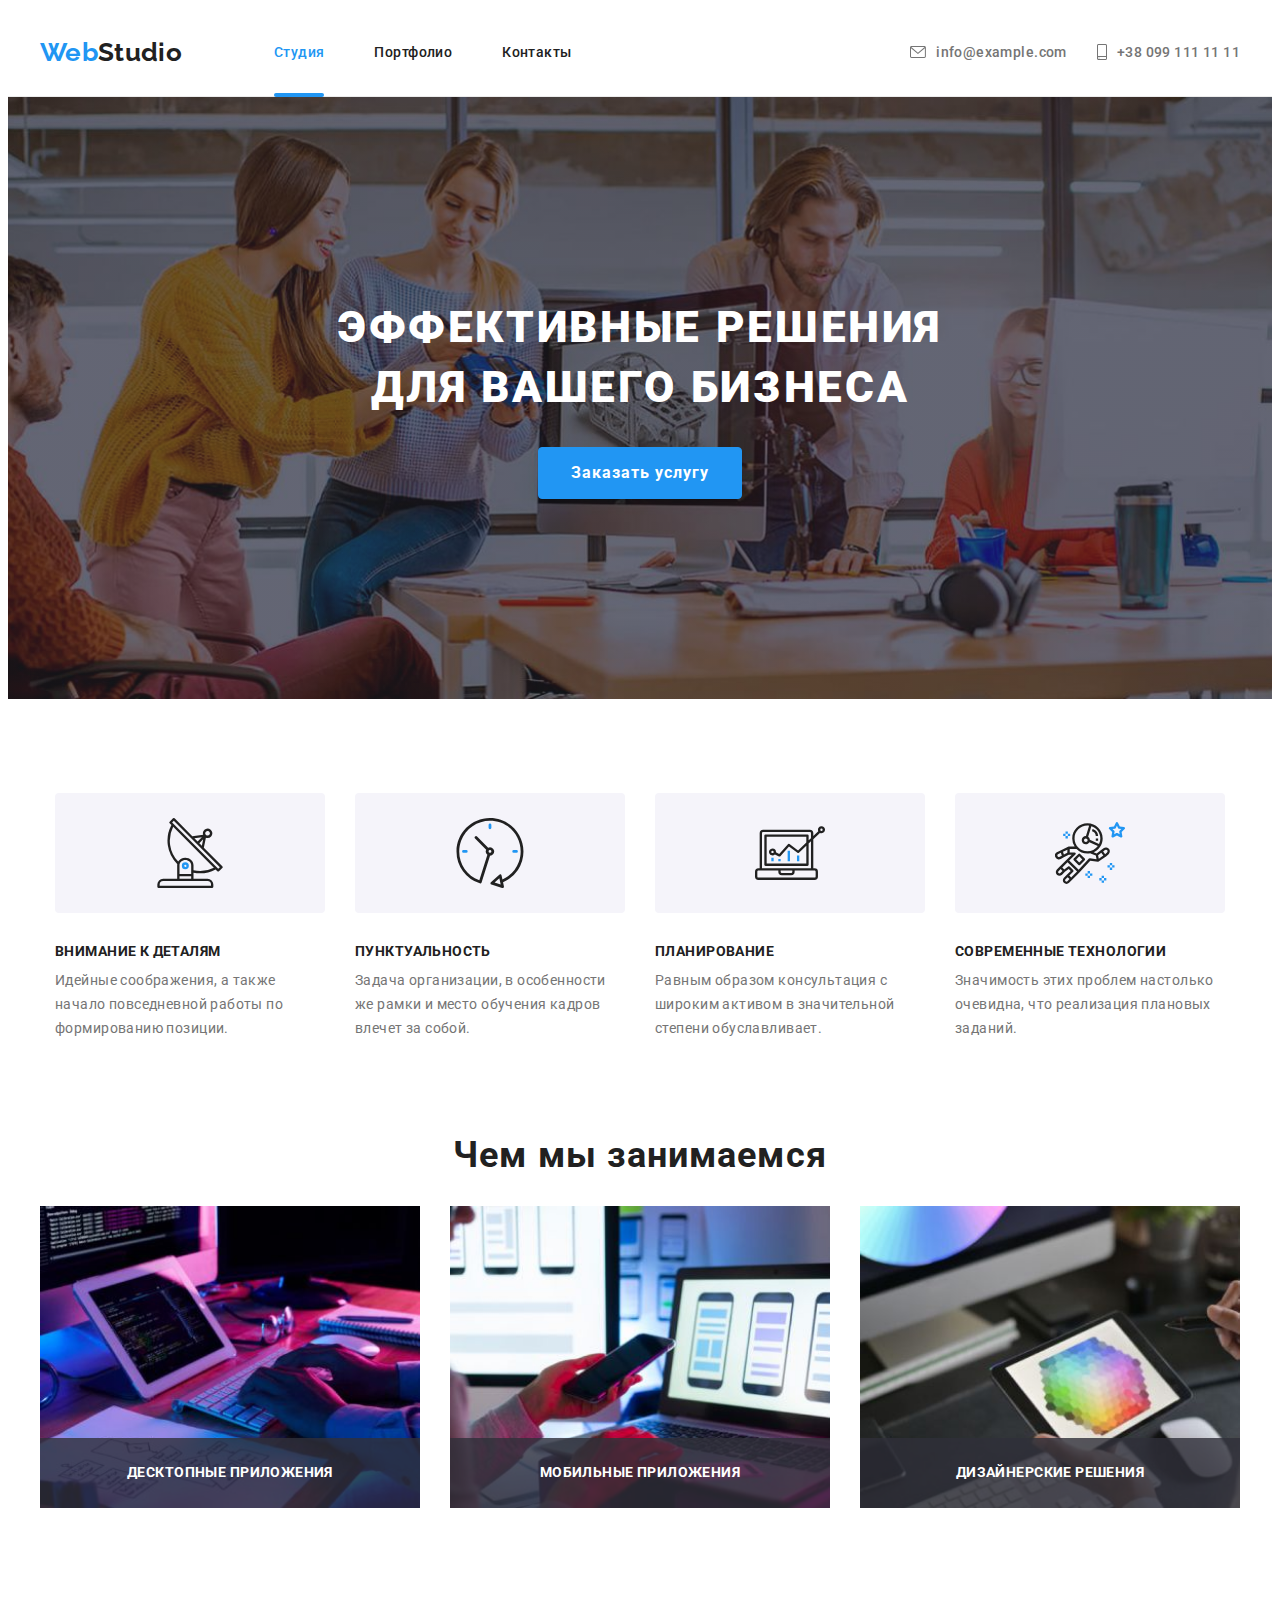
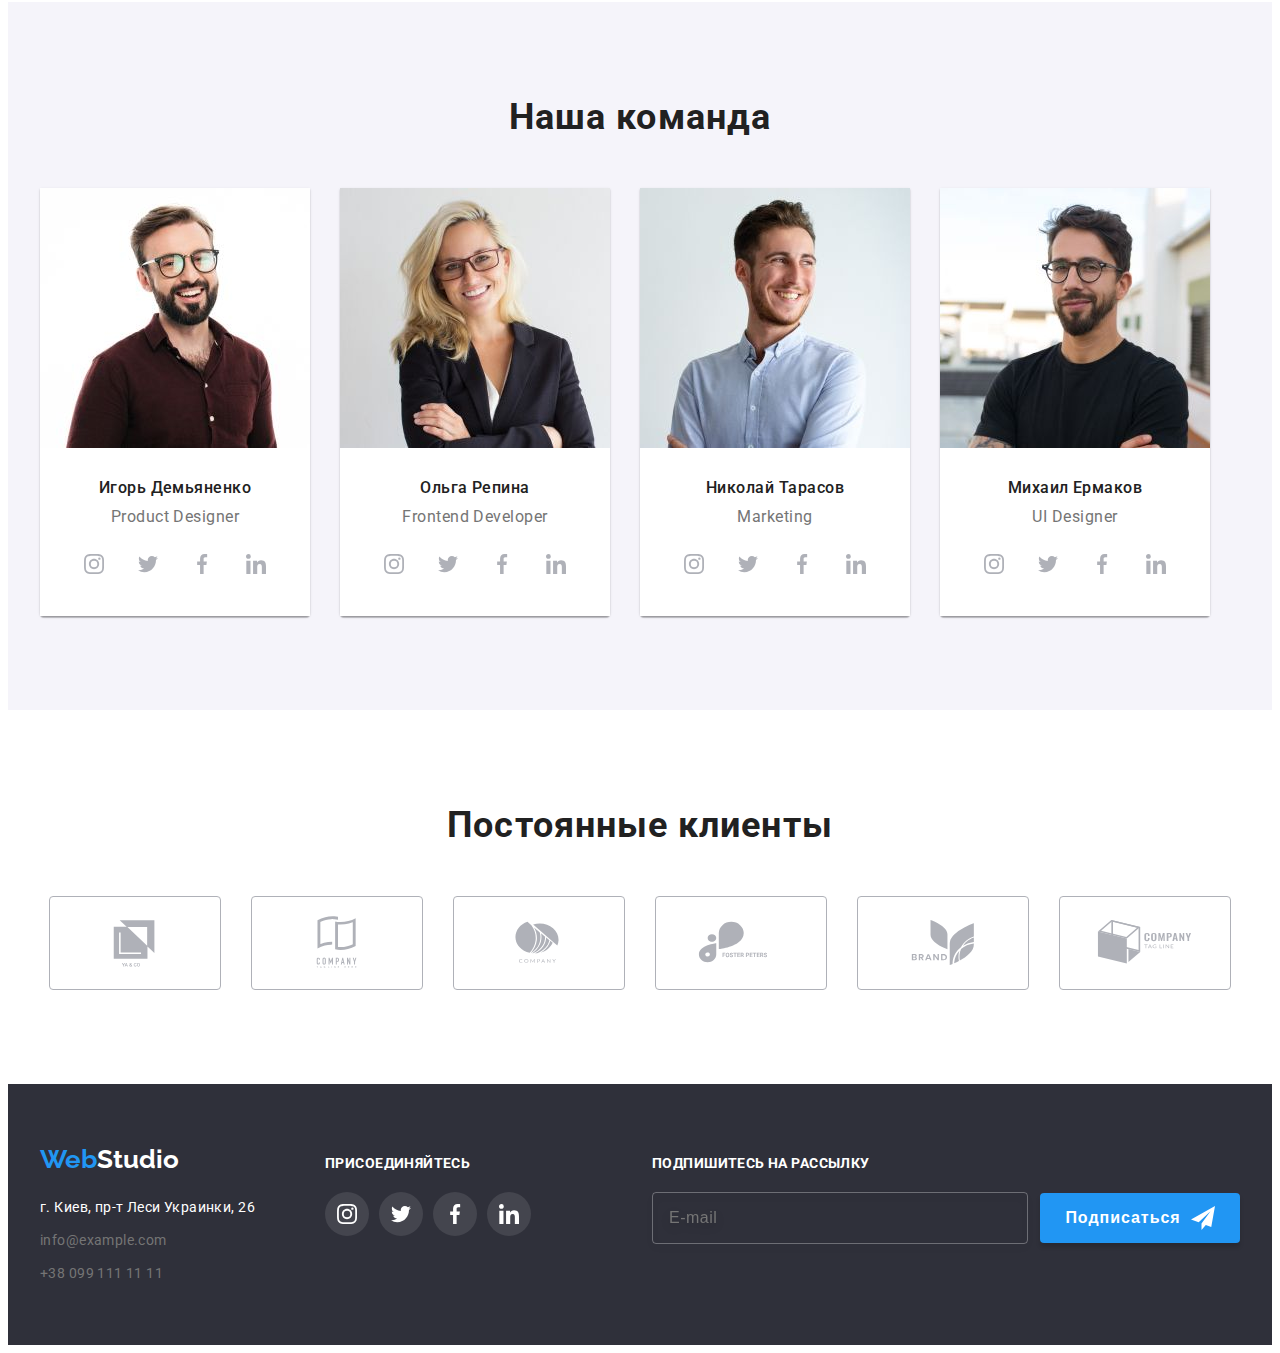
<file: index.html>
<!DOCTYPE html>
<html lang="ru">
  <head>
    <meta charset="UTF-8" />
    <meta http-equiv="X-UA-Compatible" content="IE=edge" />
    <meta name="viewport" content="width=device-width, initial-scale=1.0" />
    <title>Document</title>
    <!-- Fonts start -->
    <link rel="preconnect" href="https://fonts.googleapis.com" />
    <link rel="preconnect" href="https://fonts.gstatic.com" crossorigin />
    <link
      href="https://fonts.googleapis.com/css2?family=Raleway:wght@700;900&family=Roboto:wght@400;500;700&display=swap"
      rel="stylesheet"
    />
    <!-- Fonts end -->
    <!-- Normalize start -->
    <link
      rel="stylesheet"
      href="https://cdnjs.cloudflare.com/ajax/libs/modern-normalize/1.1.0/modern-normalize.min.css"
      integrity="sha512-wpPYUAdjBVSE4KJnH1VR1HeZfpl1ub8YT/NKx4PuQ5NmX2tKuGu6U/JRp5y+Y8XG2tV+wKQpNHVUX03MfMFn9Q=="
      crossorigin="anonymous"
      referrerpolicy="no-referrer"
    />
    <!-- Normalize end -->
    <link rel="stylesheet" href="./css/main.min.css" />
    <!-- <link rel="stylesheet" href="./css/styles.css" /> -->
  </head>
  <body>
    <!-- Header section -->
    <header class="header">
      <div class="container">
        <div class="header-container">
          <a class="logo" href="/index.html"><span class="web">Web</span>Studio </a>
          <nav class="nav">
            <ul class="nav__list list">
              <li class="nav__item">
                <a href="./index.html" class="nav__link nav__link--current link">Студия</a>
              </li>
              <li class="nav__item">
                <a href="portfolio.html" class="nav__link link">Портфолио</a>
              </li>
              <li class="nav__item">
                <a class="nav__link link" href="">Контакты</a>
              </li>
            </ul>
          </nav>
          <ul class="header-nav-nav list">
            <li class="contacts-header__item">
              <a class="header-mail link" href="mailto:info@example.com">
                <svg class="header-icon header-icon-mail" width="14" height="10">
                  <use href="./images/icons.svg#envelope"></use>
                </svg>
                info@example.com
              </a>
            </li>
            <li>
              <a class="header-phone link" href="tel:+380991111111">
                <svg class="header-icon header-icon-phone" width="10" height="14">
                  <use href="./images/icons.svg#smartphone"></use>
                </svg>
                +38 099 111 11 11
              </a>
            </li>
          </ul>
          <button type="button" class="mobile-menu" aria-expanded="false" data-menu-open>
            <svg
              class="mobile-menu__icons"
              width="40"
              height="40"
              aria-label="Перемикач мобільного меню"
            >
              <use class="mobile-menu__icon-menu" href="./images/icons.svg#menu"></use>
            </svg>
          </button>

          <div class="menu-overlay" data-menu>
            <button class="mobile-menu" type="button" data-menu-close>
              <svg class="menu-close-icon" width="40" height="40">
                <use href="./images/icons.svg#menu-close"></use>
              </svg>
            </button>

            <ul class="mobile-list list">
              <li class="mobile-list__iteam">
                <a href="./index.html" class="mobile-list__link mob__link--current link">Студия</a>
              </li>
              <li class="mobile-list__iteam">
                <a href="./portfolio.html" class="mobile-list__link link">Портфолио</a>
              </li>
              <li class="mobile-list__iteam">
                <a href="" class="mobile-list__link link">Контакты</a>
              </li>
            </ul>

            <ul class="mobile-contacts list">
              <li class="mobile-contacts__iteam">
                <a
                  href="tel:+380961111111"
                  class="mobile-contacts__link mobile-contacts__link--accent link"
                  >+38 096 111 11 11</a
                >
              </li>
              <li class="mobile-contacts__iteam">
                <a href="mailto:info@devstudio.com" class="mobile-contacts__link link"
                  >info@devstudio.com</a
                >
              </li>
            </ul>

            <ul class="mobile-social list">
              <li class="mobile-social__iteam">
                <a href="" class="mobile-social__link link">Instagram</a>
              </li>
              <li class="mobile-social__iteam">
                <a href="" class="mobile-social__link link">Twitter</a>
              </li>
              <li class="mobile-social__iteam">
                <a href="" class="mobile-social__link link">Facebook</a>
              </li>
              <li class="mobile-social__iteam">
                <a href="" class="mobile-social__link link">Linkedin</a>
              </li>
            </ul>
          </div>
        </div>
      </div>
    </header>
    <!-- Main section -->
    <main>
      <section class="main section-wrap">
        <div class="container">
          <h1 class="general-info">Эффективные решения для вашего бизнеса</h1>
          <button type="button" class="main-button btn" data-modal-open>Заказать услугу</button>
        </div>
      </section>
      <section class="section description">
        <div class="container description-info">
          <ul class="info-list list">
            <li class="about-title">
              <div class="visual-adout">
                <svg class="header-icon" width="70" height="70">
                  <use href="./images/icons.svg#antenna"></use>
                </svg>
              </div>
              <h2 class="info-about">Внимание к деталям</h2>
              <p class="info-about-text">
                Идейные соображения, а также начало повседневной работы по формированию позиции.
              </p>
            </li>
            <li class="about-title">
              <div class="visual-adout">
                <svg class="header-icon" width="70" height="70">
                  <use href="./images/icons.svg#clock"></use>
                </svg>
              </div>
              <h2 class="info-about">Пунктуальность</h2>
              <p class="info-about-text">
                Задача организации, в особенности же рамки и место обучения кадров влечет за собой.
              </p>
            </li>
            <li class="about-title">
              <div class="visual-adout">
                <svg class="header-icon" width="70" height="70">
                  <use href="./images/icons.svg#diagram"></use>
                </svg>
              </div>
              <h2 class="info-about">Планирование</h2>
              <p class="info-about-text">
                Равным образом консультация с широким активом в значительной степени обуславливает.
              </p>
            </li>
            <li class="about-title">
              <div class="visual-adout">
                <svg class="header-icon" width="70" height="70">
                  <use href="./images/icons.svg#astronaut"></use>
                </svg>
              </div>
              <h2 class="info-about">Современные технологии</h2>
              <p class="info-about-text">
                Значимость этих проблем настолько очевидна, что реализация плановых заданий.
              </p>
            </li>
          </ul>
        </div>
      </section>
      <!--About section-->
      <section class="about section">
        <div class="container">
          <h2 class="about-info">Чем мы занимаемся</h2>
          <ul class="about-list list">
            <li class="about-list__item">
              <img
                class="about-list__img"
                srcset="./images/about/img-1@1x-lg.jpg 1x, ./images/about/img-1@2x-lg.jpg 2x"
                src="./images/about/img.jpg"
                alt="Набор текста"
                width="370"
                height="294"
              />
              <p class="project-text">Десктопные приложения</p>
            </li>
            <li class="about-list__item">
              <img
                class="about-list__img"
                srcset="./images/about/img-2@1x-lg.jpg 1x, ./images/about/img-2@2x-lg.jpg 2x"
                src="./images/about/img1.jpg"
                alt="работа с телефоном "
                width="370"
                height="294"
              />
              <p class="project-text">Мобильные приложения</p>
            </li>
            <li class="about-list__item">
              <img
                class="about-list__img"
                srcset="./images/about/img-3@1x-lg.jpg 1x, ./images/about/img-3@2x-lg.jpg 2x"
                src="./images/about/img2.jpg"
                alt="Выбор цвета"
                width="370"
                height="294"
              />
              <p class="project-text">Дизайнерские решения</p>
            </li>
          </ul>
        </div>
      </section>
      <!--Team section-->
      <section class="team-section section">
        <div class="container">
          <h2 class="about-team-info">Наша команда</h2>
          <ul class="about-team list">
            <li class="about-teams">
              <picture>
                <source
                  media="(min-width: 1200px)"
                  srcset="./images/tim/img-1@1x-lg.jpg 1x, ./images/tim/img-1@2x-lg.jpg 2x"
                />
                <source
                  media="(min-width: 768px)"
                  srcset="./images/tim/img-1@1x-md.jpg 1x, ./images/tim/img-1@2x-md.jpg 2x"
                />
                <source
                  media="(max-width: 768px)"
                  srcset="./images/tim/img-1@1x-sm.jpg 1x, ./images/tim/img-1@2x-sm.jpg 2x"
                />
                <img
                  class="about-team1-img"
                  src="./images/tim/img.jpg"
                  alt="Игорь Демьяненко"
                  width="450"
                  height="460"
                />
              </picture>
              <div class="team-wrapper">
                <h3 class="team-info">Игорь Демьяненко</h3>
                <p class="team-info-position">Product Designer</p>
                <ul class="socials list">
                  <li class="socials-item">
                    <a
                      class="socials-link link"
                      href=""
                      target="_blank"
                      rel="noopener noreferrer"
                      aria-label="instagram"
                    >
                      <svg class="socials-icon" width="20" height="20">
                        <use href="./images/icons.svg#instagram"></use>
                      </svg>
                    </a>
                  </li>
                  <li class="socials-item">
                    <a
                      class="socials-link link"
                      href=""
                      target="_blank"
                      rel="noopener noreferrer"
                      aria-label="twitter"
                    >
                      <svg class="socials-icon" width="20" height="20">
                        <use href="./images/icons.svg#twitter"></use>
                      </svg>
                    </a>
                  </li>
                  <li class="socials-item">
                    <a
                      class="socials-link link"
                      href=""
                      target="_blank"
                      rel="noopener noreferrer"
                      aria-label="facebook"
                    >
                      <svg class="socials-icon" width="20" height="20">
                        <use href="./images/icons.svg#facebook"></use>
                      </svg>
                    </a>
                  </li>
                  <li class="socials-item">
                    <a
                      class="socials-link link"
                      href=""
                      target="_blank"
                      rel="noopener noreferrer"
                      aria-label="linkedin"
                    >
                      <svg class="socials-icon" width="20" height="20">
                        <use href="./images/icons.svg#linkedin"></use>
                      </svg>
                    </a>
                  </li>
                </ul>
              </div>
            </li>
            <li class="about-teams">
              <picture>
                <source
                  media="(min-width: 1200px)"
                  srcset="./images/tim/img-2@1x-lg.jpg 1x, ./images/tim/img-2@2x-lg.jpg 2x"
                />
                <source
                  media="(min-width: 768px)"
                  srcset="./images/tim/img-2@1x-md.jpg 1x, ./images/tim/img-2@2x-md.jpg 2x"
                />
                <source
                  media="(max-width: 768px)"
                  srcset="./images/tim/img-2@1x-sm.jpg 1x, ./images/tim/img-2@2x-sm.jpg 2x"
                />
                <img
                  class="about-team1-img"
                  src="./images/tim/img.jpg"
                  alt="Ольга Репина"
                  width="450"
                  height="460"
                />
              </picture>
              <div class="team-wrapper">
                <h3 class="team-info">Ольга Репина</h3>
                <p class="team-info-position">Frontend Developer</p>
                <ul class="socials list">
                  <li class="socials-item">
                    <a
                      class="socials-link link"
                      href=""
                      target="_blank"
                      rel="noopener noreferrer"
                      aria-label="instagram"
                    >
                      <svg class="socials-icon" width="20" height="20">
                        <use href="./images/icons.svg#instagram"></use>
                      </svg>
                    </a>
                  </li>
                  <li class="socials-item">
                    <a
                      class="socials-link link"
                      href=""
                      target="_blank"
                      rel="noopener noreferrer"
                      aria-label="twitter"
                    >
                      <svg class="socials-icon" width="20" height="20">
                        <use href="./images/icons.svg#twitter"></use>
                      </svg>
                    </a>
                  </li>
                  <li class="socials-item">
                    <a
                      class="socials-link link"
                      href=""
                      target="_blank"
                      rel="noopener noreferrer"
                      aria-label="facebook"
                    >
                      <svg class="socials-icon" width="20" height="20">
                        <use href="./images/icons.svg#facebook"></use>
                      </svg>
                    </a>
                  </li>
                  <li class="socials-item">
                    <a
                      class="socials-link link"
                      href=""
                      target="_blank"
                      rel="noopener noreferrer"
                      aria-label="linkedin"
                    >
                      <svg class="socials-icon" width="20" height="20">
                        <use href="./images/icons.svg#linkedin"></use>
                      </svg>
                    </a>
                  </li>
                </ul>
              </div>
            </li>
            <li class="about-teams">
              <picture>
                <source
                  media="(min-width: 1200px)"
                  srcset="./images/tim/img-3@1x-lg.jpg 1x, ./images/tim/img-3@2x-lg.jpg 2x"
                />
                <source
                  media="(min-width: 768px)"
                  srcset="./images/tim/img-3@1x-md.jpg 1x, ./images/tim/img-3@2x-md.jpg 2x"
                />
                <source
                  media="(max-width: 768px)"
                  srcset="./images/tim/img-3@1x-sm.jpg 1x, ./images/tim/img-3@2x-sm.jpg 2x"
                />
                <img
                  class="about-team1-img"
                  src="./images/tim/img.jpg"
                  alt="Николай Тарасов"
                  width="450"
                  height="460"
                />
              </picture>
              <div class="team-wrapper">
                <h3 class="team-info">Николай Тарасов</h3>
                <p class="team-info-position">Marketing</p>
                <ul class="socials list">
                  <li class="socials-item">
                    <a
                      class="socials-link link"
                      href=""
                      target="_blank"
                      rel="noopener noreferrer"
                      aria-label="instagram"
                    >
                      <svg class="socials-icon" width="20" height="20">
                        <use href="./images/icons.svg#instagram"></use>
                      </svg>
                    </a>
                  </li>
                  <li class="socials-item">
                    <a
                      class="socials-link link"
                      href=""
                      target="_blank"
                      rel="noopener noreferrer"
                      aria-label="twitter"
                    >
                      <svg class="socials-icon" width="20" height="20">
                        <use href="./images/icons.svg#twitter"></use>
                      </svg>
                    </a>
                  </li>
                  <li class="socials-item">
                    <a
                      class="socials-link link"
                      href=""
                      target="_blank"
                      rel="noopener noreferrer"
                      aria-label="facebook"
                    >
                      <svg class="socials-icon" width="20" height="20">
                        <use href="./images/icons.svg#facebook"></use>
                      </svg>
                    </a>
                  </li>
                  <li class="socials-item">
                    <a
                      class="socials-link link"
                      href=""
                      target="_blank"
                      rel="noopener noreferrer"
                      aria-label="linkedin"
                    >
                      <svg class="socials-icon" width="20" height="20">
                        <use href="./images/icons.svg#linkedin"></use>
                      </svg>
                    </a>
                  </li>
                </ul>
              </div>
            </li>
            <li class="about-teams">
              <picture>
                <source
                  media="(min-width: 1200px)"
                  srcset="./images/tim/img-4@1x-lg.jpg 1x, ./images/tim/img-4@2x-lg.jpg 2x"
                />
                <source
                  media="(min-width: 768px)"
                  srcset="./images/tim/img-4@1x-md.jpg 1x, ./images/tim/img-4@2x-md.jpg 2x"
                />
                <source
                  media="(max-width: 768px)"
                  srcset="./images/tim/img-4@1x-sm.jpg 1x, ./images/tim/img-4@2x-sm.jpg 2x"
                />
                <img
                  class="about-team1-img"
                  src="./images/tim/img.jpg"
                  alt="Михаил Ермаков"
                  width="450"
                  height="460"
                />
              </picture>
              <div class="team-wrapper">
                <h3 class="team-info">Михаил Ермаков</h3>
                <p class="team-info-position">UI Designer</p>
                <ul class="socials list">
                  <li class="socials-item">
                    <a
                      class="socials-link link"
                      href=""
                      target="_blank"
                      rel="noopener noreferrer"
                      aria-label="instagram"
                    >
                      <svg class="socials-icon" width="20" height="20">
                        <use href="./images/icons.svg#instagram"></use>
                      </svg>
                    </a>
                  </li>
                  <li class="socials-item">
                    <a
                      class="socials-link link"
                      href=""
                      target="_blank"
                      rel="noopener noreferrer"
                      aria-label="twitter"
                    >
                      <svg class="socials-icon" width="20" height="20">
                        <use href="./images/icons.svg#twitter"></use>
                      </svg>
                    </a>
                  </li>
                  <li class="socials-item">
                    <a
                      class="socials-link link"
                      href=""
                      target="_blank"
                      rel="noopener noreferrer"
                      aria-label="facebook"
                    >
                      <svg class="socials-icon" width="20" height="20">
                        <use href="./images/icons.svg#facebook"></use>
                      </svg>
                    </a>
                  </li>
                  <li class="socials-item">
                    <a
                      class="socials-link link"
                      href=""
                      target="_blank"
                      rel="noopener noreferrer"
                      aria-label="linkedin"
                    >
                      <svg class="socials-icon" width="20" height="20">
                        <use href="./images/icons.svg#linkedin"></use>
                      </svg>
                    </a>
                  </li>
                </ul>
              </div>
            </li>
          </ul>
        </div>
      </section>
      <!-- Customers section -->
      <section class="clients section">
        <div class="clients-container container">
          <h2 class="clients-title">Постоянные клиенты</h2>
          <ul class="clients-list list">
            <li class="clients-item">
              <a
                class="clients-link link"
                href=""
                target="_blank"
                rel="noopener noreferrer"
                aria-label="company logo"
              >
                <svg class="clients-logo" width="106" height="60">
                  <use href="./images/icons.svg#logo-1"></use>
                </svg>
              </a>
            </li>
            <li class="clients-item">
              <a
                class="clients-link link"
                href=""
                target="_blank"
                rel="noopener noreferrer"
                aria-label="company logo"
              >
                <svg class="clients-logo" width="106" height="60">
                  <use href="./images/icons.svg#logo-2"></use>
                </svg>
              </a>
            </li>
            <li class="clients-item">
              <a
                class="clients-link link"
                href=""
                target="_blank"
                rel="noopener noreferrer"
                aria-label="company logo"
              >
                <svg class="clients-logo" width="106" height="60">
                  <use href="./images/icons.svg#logo-3"></use>
                </svg>
              </a>
            </li>
            <li class="clients-item">
              <a
                class="clients-link link"
                href=""
                target="_blank"
                rel="noopener noreferrer"
                aria-label="company logo"
              >
                <svg class="clients-logo" width="106" height="60">
                  <use href="./images/icons.svg#logo-4"></use>
                </svg>
              </a>
            </li>
            <li class="clients-item">
              <a
                class="clients-link link"
                href=""
                target="_blank"
                rel="noopener noreferrer"
                aria-label="company logo"
              >
                <svg class="clients-logo" width="106" height="60">
                  <use href="./images/icons.svg#logo-5"></use>
                </svg>
              </a>
            </li>
            <li class="clients-item">
              <a
                class="clients-link link"
                href=""
                target="_blank"
                rel="noopener noreferrer"
                aria-label="company logo"
              >
                <svg class="clients-logo" width="106" height="60">
                  <use href="./images/icons.svg#logo-6"></use>
                </svg>
              </a>
            </li>
          </ul>
        </div>
      </section>
    </main>
    <!-- Footer section -->
    <footer class="footer section">
      <div class="container footer-container">
        <div class="footer-tablet">
          <div class="footer-addresa">
            <a class="logo foorer-logo" href="/index.html">
              <span class="web">Web</span><span class="studio">Studio</span>
            </a>
            <address class="footer-address">
              <ul class="footer-list list">
                <li class="footer-item">
                  <a
                    class="footer-adres link"
                    href="https://goo.gl/maps/Yb8iC36x8tru1GQm8"
                    target="_blank"
                    rel="noopener noreferrer"
                    >г. Киев, пр-т Леси Украинки, 26
                  </a>
                </li>
                <li class="footer-item">
                  <a class="footer-link link" href="mailto:info@example.com">info@example.com</a>
                </li>
                <li class="footer-item">
                  <a class="footer-link link" href="tel:+380991111111">+38 099 111 11 11</a>
                </li>
              </ul>
            </address>
          </div>
          <div class="footer-social">
            <h2 class="social-title">Присоединяйтесь</h2>
            <ul class="social-links list">
              <li class="social-item">
                <a
                  class="social-link-footer link"
                  href=""
                  target="_blank"
                  rel="noopener noreferrer"
                  aria-label="instagram"
                >
                  <svg class="socials-icon-footer" width="20" height="20">
                    <use href="./images/icons.svg#instagram"></use>
                  </svg>
                </a>
              </li>
              <li class="socials-item">
                <a
                  class="social-link-footer link"
                  href=""
                  target="_blank"
                  rel="noopener noreferrer"
                  aria-label="twitter"
                >
                  <svg class="socials-icon-footer" width="20" height="20">
                    <use href="./images/icons.svg#twitter"></use>
                  </svg>
                </a>
              </li>
              <li class="socials-item">
                <a
                  class="social-link-footer link"
                  href=""
                  target="_blank"
                  rel="noopener noreferrer"
                  aria-label="facebook"
                >
                  <svg class="socials-icon-footer" width="20" height="20">
                    <use href="./images/icons.svg#facebook"></use>
                  </svg>
                </a>
              </li>
              <li class="socials-item">
                <a
                  class="social-link-footer link"
                  href=""
                  target="_blank"
                  rel="noopener noreferrer"
                  aria-label="linkedin"
                >
                  <svg class="socials-icon-footer" width="20" height="20">
                    <use href="./images/icons.svg#linkedin"></use>
                  </svg>
                </a>
              </li>
            </ul>
          </div>
        </div>

        <div class="footer-form footer-mailing">
          <p class="footer-form-title">Подпишитесь на рассылку</p>
          <form class="form">
            <input class="footer-form-input" type="email" name="user-emil" placeholder="E-mail" />
            <button class="footer-btn" type="button">
              Подписаться
              <svg class="footer-btn-icon" width="24" height="24">
                <use href="./images/icons.svg#send"></use>
              </svg>
            </button>
          </form>
        </div>
      </div>
    </footer>
    <!-- Modal window -->
    <div class="backdrop is-hidden" data-modal>
      <div class="modal">
        <button class="button-close" data-modal-close>
          <svg class="modal-btn-icon" width="18" height="18">
            <use href="./images/icons.svg#vector"></use>
          </svg>
        </button>
        <form class="modal-form">
          <strong class="form-title">Оставьте свои данные, мы вам перезвоним</strong>
          <div class="form-group" role="group">
            <label class="form-wrap">
              <span class="form-label">Имя</span>
              <input class="form-input" type="text" name="user-name" />
              <svg class="form-icon" width="18" height="18">
                <use href="./images/icons.svg#person"></use>
              </svg>
            </label>

            <label class="form-wrap">
              <span class="form-label">Телефон</span>
              <input class="form-input" type="tel" name="user-phone" />
              <svg class="form-icon" width="18" height="18">
                <use href="./images/icons.svg#phone"></use>
              </svg>
            </label>

            <label class="form-wrap">
              <span class="form-label">Почта</span>
              <input class="form-input" type="email" name="user-email" />
              <svg class="form-icon" width="18" height="18">
                <use href="./images/icons.svg#email"></use>
              </svg>
            </label>
            <label class="form-wrap">
              <span class="form-label">Комментарий</span>
              <textarea
                class="form-message"
                name="user-message"
                rows="5"
                placeholder="Введите текст"
              ></textarea>
            </label>
          </div>
          <label class="form-agreement">
            <input class="form-checkbox visuaaly-hidden" type="checkbox" name="agreement" />
            <svg class="register-icon" width="20" height="20">
              <use class="register-icon-uncheck" href="./images/icons.svg#icon-uncheck"></use>
              <use class="register-icon-check" href="./images/icons.svg#icon-check"></use>
            </svg>
            <span class="form-agreement-text"
              >Соглашаюсь с рассылкой и принимаю
              <a class="form-agreement-link" href="">Условия договора</a></span
            >
          </label>
          <button class="modal-form-btn" type="submit">Отправить</button>
        </form>
      </div>
    </div>
    <script src="./js/modal.js"></script>
    <script src="./js/menu_mobile.js"></script>
  </body>
</html>
</file>
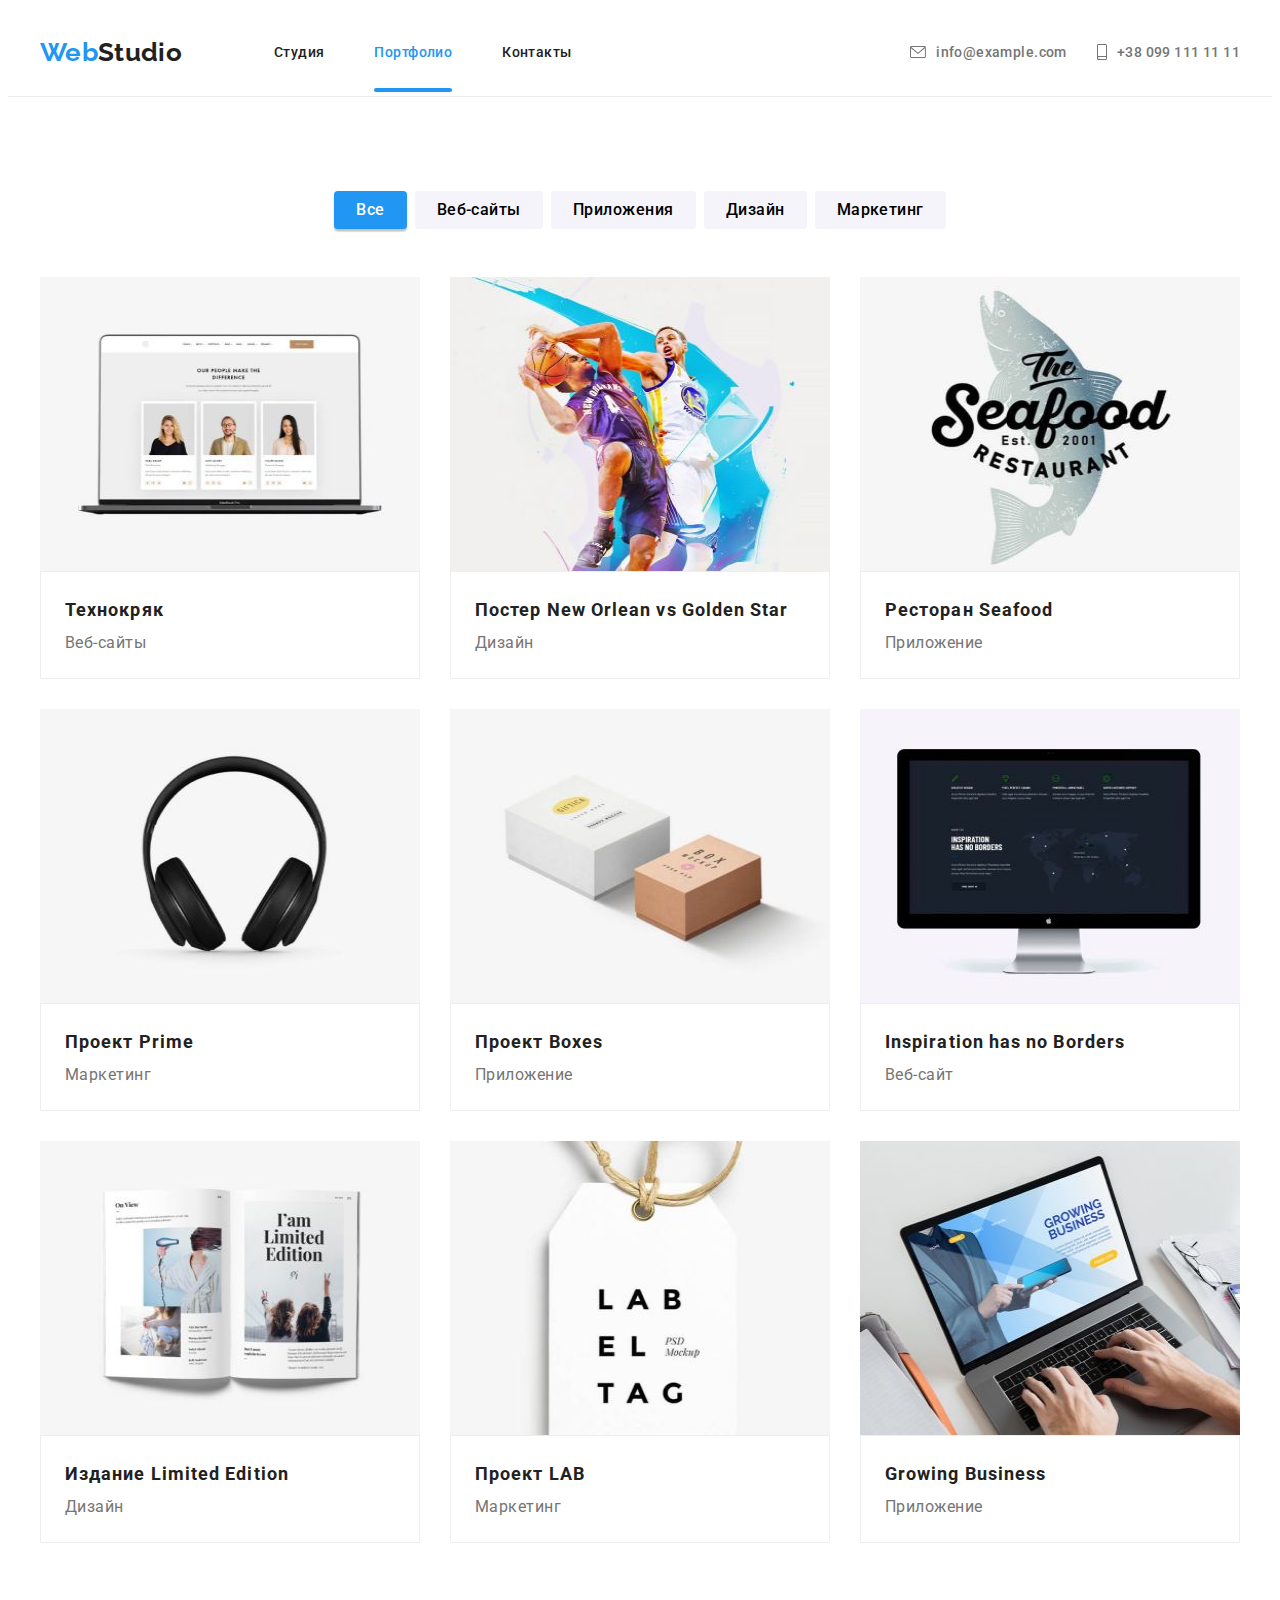
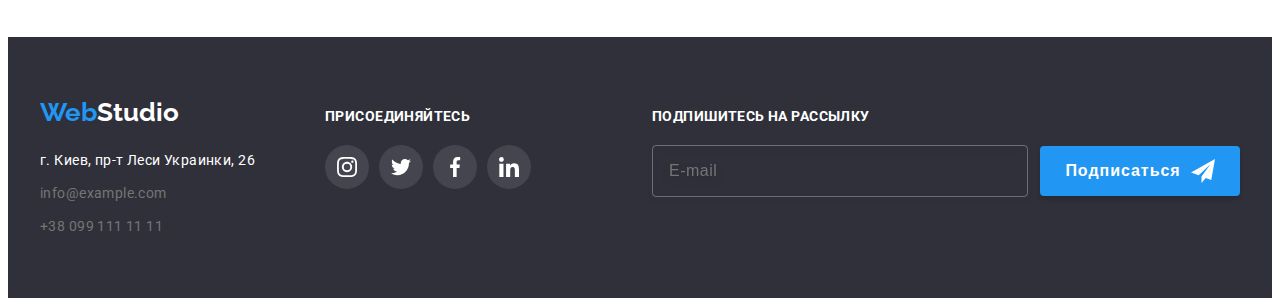
<file: portfolio.html>
<!DOCTYPE html>
<html lang="en">
  <head>
    <meta charset="UTF-8" />
    <meta http-equiv="X-UA-Compatible" content="IE=edge" />
    <meta name="viewport" content="width=device-width, initial-scale=1.0" />
    <title>Document</title>
    <!-- Fonts start -->
    <link rel="preconnect" href="https://fonts.googleapis.com" />
    <link rel="preconnect" href="https://fonts.gstatic.com" crossorigin />
    <link
      href="https://fonts.googleapis.com/css2?family=Raleway:wght@700;900&family=Roboto:wght@400;500;700&display=swap"
      rel="stylesheet"
    />
    <!-- Fonts end -->
    <!-- Normalize start -->
    <link
      rel="stylesheet"
      href="https://cdnjs.cloudflare.com/ajax/libs/modern-normalize/1.1.0/modern-normalize.min.css"
      integrity="sha512-wpPYUAdjBVSE4KJnH1VR1HeZfpl1ub8YT/NKx4PuQ5NmX2tKuGu6U/JRp5y+Y8XG2tV+wKQpNHVUX03MfMFn9Q=="
      crossorigin="anonymous"
      referrerpolicy="no-referrer"
    />
    <!-- Normalize end -->
    <link rel="stylesheet" href="./css/main.min.css" />
    <!--<link rel="stylesheet" href="./css/styles.css" /> -->
  </head>
  <body>
    <!--Header section -->
    <header class="header">
      <div class="container header-container">
        <a class="logo" href="/index.html"><span class="web">Web</span>Studio</a>
        <nav class="nav">
          <ul class="nav__list list">
            <li class="nav__item">
              <a href="./index.html" class="nav__link nav__link link">Студия</a>
            </li>
            <li class="nav__item">
              <a href="portfolio.html" class="nav__link--current-second link">Портфолио</a>
            </li>
            <li class="nav__item">
              <a class="nav__link link" href="">Контакты</a>
            </li>
          </ul>
        </nav>
        <ul class="header-nav-nav list">
          <li>
            <a class="header-mail link" href="mailto:info@example.com">
              <svg class="header-icon header-icon-mail" width="14" height="10">
                <use href="./images/icons.svg#envelope"></use>
              </svg>
              info@example.com
            </a>
          </li>
          <li>
            <a class="header-phone link" href="tel:+380991111111">
              <svg class="header-icon header-icon-phone" width="10" height="14">
                <use href="./images/icons.svg#smartphone"></use>
              </svg>
              +38 099 111 11 11
            </a>
          </li>
        </ul>
        <button type="button" class="mobile-menu" aria-expanded="false" data-menu-open>
          <svg
            class="mobile-menu__icons"
            width="40"
            height="40"
            aria-label="Перемикач мобільного меню"
          >
            <use class="mobile-menu__icon-menu" href="./images/icons.svg#menu"></use>
          </svg>
        </button>

        <div class="menu-overlay" data-menu>
          <button class="mobile-menu" type="button" data-menu-close>
            <svg class="menu-close-icon" width="40" height="40">
              <use href="./images/icons.svg#menu-close"></use>
            </svg>
          </button>

          <ul class="mobile-list list">
            <li class="mobile-list__iteam">
              <a href="./index.html" class="mobile-list__link link">Студия</a>
            </li>
            <li class="mobile-list__iteam">
              <a href="./portfolio.html" class="mobile-list__link mob__link--current link"
                >Портфолио</a
              >
            </li>
            <li class="mobile-list__iteam">
              <a href="" class="mobile-list__link link">Контакты</a>
            </li>
          </ul>

          <ul class="mobile-contacts list">
            <li class="mobile-contacts__iteam">
              <a
                href="tel:+380961111111"
                class="mobile-contacts__link mobile-contacts__link--accent link"
                >+38 096 111 11 11</a
              >
            </li>
            <li class="mobile-contacts__iteam">
              <a href="mailto:info@devstudio.com" class="mobile-contacts__link link"
                >info@devstudio.com</a
              >
            </li>
          </ul>

          <ul class="mobile-social list">
            <li class="mobile-social__iteam">
              <a href="" class="mobile-social__link link">Instagram</a>
            </li>
            <li class="mobile-social__iteam">
              <a href="" class="mobile-social__link link">Twitter</a>
            </li>
            <li class="mobile-social__iteam">
              <a href="" class="mobile-social__link link">Facebook</a>
            </li>
            <li class="mobile-social__iteam">
              <a href="" class="mobile-social__link link">Linkedin</a>
            </li>
          </ul>
        </div>
      </div>
    </header>
    <!-- Main section -->
    <main>
      <section class="section">
        <div class="container">
          <!-- Hider title -->
          <h1 hidden>Портфолио</h1>
          <ul class="portfolio-list list">
            <li class="portfolio-item">
              <button type="button" class="portfolio-button all">Все</button>
            </li>
            <li class="portfolio-item">
              <button type="button" class="portfolio-button">Веб-сайты</button>
            </li>
            <li class="portfolio-item">
              <button type="button" class="portfolio-button">Приложения</button>
            </li>
            <li class="portfolio-item">
              <button type="button" class="portfolio-button">Дизайн</button>
            </li>
            <li class="portfolio-item">
              <button type="button" class="portfolio-button">Маркетинг</button>
            </li>
          </ul>
        </div>
        <div class="container">
          <ul class="portfolio-card link list">
            <li class="work-card link list">
              <a class="work-cart-about" href="">
                <div class="work-thumb">
                  <picture>
                    <source
                      media="(min-width: 1200px)"
                      srcset="./images/works/img-1@1x-lg.jpg 1x, ./images/works/img-1@2x-lg.jpg 2x"
                    />
                    <source
                      media="(min-width: 768px)"
                      srcset="./images/works/img-1@1x-md.jpg 1x, ./images/works/img-1@2x-md.jpg 2x"
                    />
                    <source
                      media="(max-width: 768px)"
                      srcset="./images/works/img-1@1x-sm.jpg 1x, ./images/works/img-1@2x-sm.jpg 2x"
                    />
                    <img
                      class="work-card-img"
                      src="./images/works/img-1@1x-sm.jpg"
                      alt="Технокряк"
                      width="450"
                      height="294"
                    />
                  </picture>
                  <div class="work-overlay">
                    <p class="overlay-desc">
                      Ресурс предлагает комплексные предложения с разным уровнем функционала и
                      сервисов. Все это позволит посетителю получить исчерпывающие сведения о
                      компании или частное лицо.
                    </p>
                  </div>
                </div>
                <div class="about-cards">
                  <h2 class="work-card-title link">Технокряк</h2>
                  <p class="work-cart-descr link">Веб-сайты</p>
                </div>
              </a>
            </li>
            <li class="work-card link list">
              <a class="work-cart-about" href="">
                <div class="work-thumb">
                  <picture>
                    <source
                      media="(min-width: 1200px)"
                      srcset="./images/works/img-2@1x-lg.jpg 1x, ./images/works/img-2@2x-lg.jpg 2x"
                    />
                    <source
                      media="(min-width: 768px)"
                      srcset="./images/works/img-2@1x-md.jpg 1x, ./images/works/img-2@2x-md.jpg 2x"
                    />
                    <source
                      media="(max-width: 768px)"
                      srcset="./images/works/img-2@1x-sm.jpg 1x, ./images/works/img-2@2x-sm.jpg 2x"
                    />
                    <img
                      class="work-card-img"
                      src="./images/works/img-2@1x-sm.jpg"
                      alt="Постер New Orlean vs Golden Star"
                      width="450"
                      height="294"
                    />
                  </picture>
                  <div class="work-overlay">
                    <p class="overlay-desc">
                      Ресурс предлагает комплексные предложения с разным уровнем функционала и
                      сервисов. Все это позволит посетителю получить исчерпывающие сведения о
                      компании или частное лицо.
                    </p>
                  </div>
                </div>
                <div class="about-cards">
                  <h2 class="work-card-title link">Постер New Orlean vs Golden Star</h2>
                  <p class="work-cart-descr link">Дизайн</p>
                </div>
              </a>
            </li>
            <li class="work-card link list">
              <a class="work-cart-about" href="">
                <div class="work-thumb">
                  <picture>
                    <source
                      media="(min-width: 1200px)"
                      srcset="./images/works/img-3@1x-lg.jpg 1x, ./images/works/img-3@2x-lg.jpg 2x"
                    />
                    <source
                      media="(min-width: 768px)"
                      srcset="./images/works/img-3@1x-md.jpg 1x, ./images/works/img-3@2x-md.jpg 2x"
                    />
                    <source
                      media="(max-width: 768px)"
                      srcset="./images/works/img-3@1x-sm.jpg 1x, ./images/works/img-3@2x-sm.jpg 2x"
                    />
                    <img
                      class="work-card-img"
                      src="./images/works/img-3@1x-sm.jpg"
                      alt="Ресторан Seafood"
                      width="450"
                      height="294"
                    />
                  </picture>
                  <div class="work-overlay">
                    <p class="overlay-desc">
                      Ресурс предлагает комплексные предложения с разным уровнем функционала и
                      сервисов. Все это позволит посетителю получить исчерпывающие сведения о
                      компании или частное лицо.
                    </p>
                  </div>
                </div>
                <div class="about-cards">
                  <h2 class="work-card-title">Ресторан Seafood</h2>
                  <p class="work-cart-descr">Приложение</p>
                </div>
              </a>
            </li>
            <li class="work-card link list">
              <a class="work-cart-about" href="">
                <div class="work-thumb">
                  <picture>
                    <source
                      media="(min-width: 1200px)"
                      srcset="./images/works/img-4@1x-lg.jpg 1x, ./images/works/img-4@2x-lg.jpg 2x"
                    />
                    <source
                      media="(min-width: 768px)"
                      srcset="./images/works/img-4@1x-md.jpg 1x, ./images/works/img-4@2x-md.jpg 2x"
                    />
                    <source
                      media="(max-width: 768px)"
                      srcset="./images/works/img-4@1x-sm.jpg 1x, ./images/works/img-4@2x-sm.jpg 2x"
                    />
                    <img
                      class="work-card-img"
                      src="./images/works/img-4@1x-sm.jpg"
                      alt="Проєкт Prime"
                      width="450"
                      height="294"
                    />
                  </picture>
                  <div class="work-overlay">
                    <p class="overlay-desc">
                      Ресурс предлагает комплексные предложения с разным уровнем функционала и
                      сервисов. Все это позволит посетителю получить исчерпывающие сведения о
                      компании или частное лицо.
                    </p>
                  </div>
                </div>
                <div class="about-cards">
                  <h2 class="work-card-title">Проект Prime</h2>
                  <p class="work-cart-descr">Маркетинг</p>
                </div>
              </a>
            </li>
            <li class="work-card link list">
              <a class="work-cart-about" href="">
                <div class="work-thumb">
                  <picture>
                    <source
                      media="(min-width: 1200px)"
                      srcset="./images/works/img-5@1x-lg.jpg 1x, ./images/works/img-5@2x-lg.jpg 2x"
                    />
                    <source
                      media="(min-width: 768px)"
                      srcset="./images/works/img-5@1x-md.jpg 1x, ./images/works/img-5@2x-md.jpg 2x"
                    />
                    <source
                      media="(max-width: 768px)"
                      srcset="./images/works/img-5@1x-sm.jpg 1x, ./images/works/img-5@2x-sm.jpg 2x"
                    />
                    <img
                      class="work-card-img"
                      src="./images/works/img-5@1x-sm.jpg"
                      alt="Проєкт Boxes"
                      width="450"
                      height="294"
                    />
                  </picture>
                  <div class="work-overlay">
                    <p class="overlay-desc">
                      Ресурс предлагает комплексные предложения с разным уровнем функционала и
                      сервисов. Все это позволит посетителю получить исчерпывающие сведения о
                      компании или частное лицо.
                    </p>
                  </div>
                </div>
                <div class="about-cards">
                  <h2 class="work-card-title">Проект Boxes</h2>
                  <p class="work-cart-descr">Приложение</p>
                </div>
              </a>
            </li>
            <li class="work-card link list">
              <a class="work-cart-about" href="">
                <div class="work-thumb">
                  <picture>
                    <source
                      media="(min-width: 1200px)"
                      srcset="./images/works/img-6@1x-lg.jpg 1x, ./images/works/img-6@2x-lg.jpg 2x"
                    />
                    <source
                      media="(min-width: 768px)"
                      srcset="./images/works/img-6@1x-md.jpg 1x, ./images/works/img-6@2x-md.jpg 2x"
                    />
                    <source
                      media="(max-width: 768px)"
                      srcset="./images/works/img-6@1x-sm.jpg 1x, ./images/works/img-6@2x-sm.jpg 2x"
                    />
                    <img
                      class="work-card-img"
                      src="./images/works/img-6@1x-sm.jpg"
                      alt="Inspiration has no Borders"
                      width="450"
                      height="294"
                    />
                  </picture>
                  <div class="work-overlay">
                    <p class="overlay-desc">
                      Ресурс предлагает комплексные предложения с разным уровнем функционала и
                      сервисов. Все это позволит посетителю получить исчерпывающие сведения о
                      компании или частное лицо.
                    </p>
                  </div>
                </div>
                <div class="about-cards">
                  <h2 class="work-card-title">Inspiration has no Borders</h2>
                  <p class="work-cart-descr">Веб-сайт</p>
                </div>
              </a>
            </li>
            <li class="work-card link list">
              <a class="work-cart-about" href="">
                <div class="work-thumb">
                  <picture>
                    <source
                      media="(min-width: 1200px)"
                      srcset="./images/works/img-7@1x-lg.jpg 1x, ./images/works/img-7@2x-lg.jpg 2x"
                    />
                    <source
                      media="(min-width: 768px)"
                      srcset="./images/works/img-7@1x-md.jpg 1x, ./images/works/img-7@2x-md.jpg 2x"
                    />
                    <source
                      media="(max-width: 768px)"
                      srcset="./images/works/img-7@1x-sm.jpg 1x, ./images/works/img-7@2x-sm.jpg 2x"
                    />
                    <img
                      class="work-card-img"
                      src="./images/works/img-7@1x-sm.jpg"
                      alt="Видання Limited Edition"
                      width="450"
                      height="294"
                    />
                  </picture>
                  <div class="work-overlay">
                    <p class="overlay-desc">
                      Ресурс предлагает комплексные предложения с разным уровнем функционала и
                      сервисов. Все это позволит посетителю получить исчерпывающие сведения о
                      компании или частное лицо.
                    </p>
                  </div>
                </div>
                <div class="about-cards">
                  <h2 class="work-card-title">Издание Limited Edition</h2>
                  <p class="work-cart-descr">Дизайн</p>
                </div>
              </a>
            </li>
            <li class="work-card link list">
              <a class="work-cart-about" href="">
                <div class="work-thumb">
                  <picture>
                    <source
                      media="(min-width: 1200px)"
                      srcset="./images/works/img-8@1x-lg.jpg 1x, ./images/works/img-8@2x-lg.jpg 2x"
                    />
                    <source
                      media="(min-width: 768px)"
                      srcset="./images/works/img-8@1x-md.jpg 1x, ./images/works/img-8@2x-md.jpg 2x"
                    />
                    <source
                      media="(max-width: 768px)"
                      srcset="./images/works/img-8@1x-sm.jpg 1x, ./images/works/img-8@2x-sm.jpg 2x"
                    />
                    <img
                      class="work-card-img"
                      src="./images/works/img-8@1x-sm.jpg"
                      alt="Проєкт LAB"
                      width="450"
                      height="294"
                    />
                  </picture>
                  <div class="work-overlay">
                    <p class="overlay-desc">
                      Ресурс предлагает комплексные предложения с разным уровнем функционала и
                      сервисов. Все это позволит посетителю получить исчерпывающие сведения о
                      компании или частное лицо.
                    </p>
                  </div>
                </div>
                <div class="about-cards">
                  <h2 class="work-card-title">Проект LAB</h2>
                  <p class="work-cart-descr">Маркетинг</p>
                </div>
              </a>
            </li>
            <li class="work-card link list">
              <a class="work-cart-about" href="">
                <div class="work-thumb">
                  <picture>
                    <source
                      media="(min-width: 1200px)"
                      srcset="./images/works/img-9@1x-lg.jpg 1x, ./images/works/img-9@2x-lg.jpg 2x"
                    />
                    <source
                      media="(min-width: 768px)"
                      srcset="./images/works/img-9@1x-md.jpg 1x, ./images/works/img-9@2x-md.jpg 2x"
                    />
                    <source
                      media="(max-width: 768px)"
                      srcset="./images/works/img-9@1x-sm.jpg 1x, ./images/works/img-9@2x-sm.jpg 2x"
                    />
                    <img
                      class="work-card-img"
                      src="./images/works/img-9@1x-sm.jpg"
                      alt="Growing Business"
                      width="450"
                      height="294"
                    />
                  </picture>
                  <div class="work-overlay">
                    <p class="overlay-desc">
                      Ресурс предлагает комплексные предложения с разным уровнем функционала и
                      сервисов. Все это позволит посетителю получить исчерпывающие сведения о
                      компании или частное лицо.
                    </p>
                  </div>
                </div>
                <div class="about-cards">
                  <h2 class="work-card-title">Growing Business</h2>
                  <p class="work-cart-descr">Приложение</p>
                </div>
              </a>
            </li>
          </ul>
        </div>
      </section>
    </main>
    <!-- Footer section -->
    <footer class="footer section">
      <div class="container footer-container">
        <div class="footer-tablet">
          <div class="footer-addresa">
            <a class="logo foorer-logo" href="/index.html">
              <span class="web">Web</span><span class="studio">Studio</span>
            </a>
            <address class="footer-address">
              <ul class="footer-list list">
                <li class="footer-item">
                  <a
                    class="footer-adres link"
                    href="https://goo.gl/maps/Yb8iC36x8tru1GQm8"
                    target="_blank"
                    rel="noopener noreferrer"
                    >г. Киев, пр-т Леси Украинки, 26
                  </a>
                </li>
                <li class="footer-item">
                  <a class="footer-link link" href="mailto:info@example.com">info@example.com</a>
                </li>
                <li class="footer-item">
                  <a class="footer-link link" href="tel:+380991111111">+38 099 111 11 11</a>
                </li>
              </ul>
            </address>
          </div>
          <div class="footer-social">
            <h2 class="social-title">Присоединяйтесь</h2>
            <ul class="social-links list">
              <li class="social-item">
                <a
                  class="social-link-footer link"
                  href=""
                  target="_blank"
                  rel="noopener noreferrer"
                  aria-label="instagram"
                >
                  <svg class="socials-icon-footer" width="20" height="20">
                    <use href="./images/icons.svg#instagram"></use>
                  </svg>
                </a>
              </li>
              <li class="socials-item">
                <a
                  class="social-link-footer link"
                  href=""
                  target="_blank"
                  rel="noopener noreferrer"
                  aria-label="twitter"
                >
                  <svg class="socials-icon-footer" width="20" height="20">
                    <use href="./images/icons.svg#twitter"></use>
                  </svg>
                </a>
              </li>
              <li class="socials-item">
                <a
                  class="social-link-footer link"
                  href=""
                  target="_blank"
                  rel="noopener noreferrer"
                  aria-label="facebook"
                >
                  <svg class="socials-icon-footer" width="20" height="20">
                    <use href="./images/icons.svg#facebook"></use>
                  </svg>
                </a>
              </li>
              <li class="socials-item">
                <a
                  class="social-link-footer link"
                  href=""
                  target="_blank"
                  rel="noopener noreferrer"
                  aria-label="linkedin"
                >
                  <svg class="socials-icon-footer" width="20" height="20">
                    <use href="./images/icons.svg#linkedin"></use>
                  </svg>
                </a>
              </li>
            </ul>
          </div>
        </div>

        <div class="footer-form">
          <p class="footer-form-title">Подпишитесь на рассылку</p>
          <form class="form">
            <input class="footer-form-input" type="email" name="user-emil" placeholder="E-mail" />
            <button class="footer-btn" type="button">
              Подписаться
              <svg class="footer-btn-icon" width="24" height="24">
                <use href="./images/icons.svg#send"></use>
              </svg>
            </button>
          </form>
        </div>
      </div>
    </footer>
    <script src="./js/menu_mobile.js"></script>
  </body>
</html>
</file>
<file: css/styles.css>
/*:root {
  
  --main-font: 'Roboto', sans-serif;
  --secondary-font: 'Raleway', sans-serif;

  --main-txy-cl: #212121;
  --sec-txt-cl: #757575;
  --accet-txt-cl: #2196f3;
  --white-txt-cl: #ffffff;

  --darc-bg-cl: #2f303a;
  --light-bg-cl: #f5f4fa;

  --timing-function: cubic-bezier(0.4, 0, 0.2, 1);
  --time-duration: 250ms;
}
*/
/* body section */
/*body {
  font-family: var(--main-font);
  color: var(--main-txy-cl);
  background-color: var(--white-txt-cl);
}*/
/* reset styles */
/*h1,
h2,
h3,
h4,
h5,
h6,
p {
  margin: 0;
}
img {
  display: block;
  min-width: 100%;
  height:auto;
}
.link {
  font-size: 14px;
  line-height: calc(24 / 14);
  letter-spacing: 0.03em;
  text-decoration: none;
  color: var(--white-txt-cl);
}
.list {
  list-style: none;
  padding: 0;
  margin: 0;
}*/

/*.visuaaly-hidden {
  position: absolute;
  white-space: nowrap;
  width: 1px;
  height: 1px;
  overflow: hidden;
  border: 0;
  padding: 0;
  clip: rect(0 0 0 0);
  clip-path: inset(50%);
  margin: -1px;
}*/

/*.section {
padding: 94px 0;
}*/

/*.container {
  width: 1200px;
  padding-left: 15px;
  padding-right: 15px;
  margin-left: auto;
  margin-right: auto;
}
*/
/**
|============================
| Header section
|============================
*/
/*.header {
  position: relative;
  z-index: -1px;
  font-weight: 500;
  line-height: 1.14;
  letter-spacing: 0.02em;
  border-bottom: 1px solid #ececec;
}

.header-container {
  display: flex;
  align-items: center;
}

.nav__list {
  display: flex;
  color: var(--main-txy-cl);
  align-items: center;
  gap: 50px;
}*/
/**
  |============================
  | Фонове зображення-початок
  |============================
*/
/*.nav__link--current {
  position: relative;
  color: var(--accet-txt-cl);
}
.nav__link--current::after {
  position: absolute;
  bottom: -1px;
  left: 0;
  content: '';
  display: block;
  width: 100%;
  height: 4px;
  border-radius: 2px;
  background-color: var(--accet-txt-cl);
}

.nav__link--current-second {
  position: relative;
  color: var(--accet-txt-cl);
  padding-bottom: 32px;
}
.nav__link--current-second::after {
  position: absolute;
  bottom: 0;
  left: 0;
  content: '';
  display: block;
  width: 100%;
  height: 4px;
  border-radius: 2px;
  background-color: var(--accet-txt-cl);
}*/
/**
  |============================
  | Фонове зображення-кінець
  |============================
*/
/*.nav {
  display: flex;
  margin-right: auto;
}
.header-icon:hover,
.header-icon:focus {
  color: var(--acent-txt-cl);
  transition: color var(--time-duration) var(--timing-function);
}

.header-icon {
  fill: currentColor;
}

.header-link,
.header-phone,
.header-mail {
  padding-top: 32px;
  padding-bottom: 32px;
  transition: color var(--time-duration) var(--timing-function);
}

.nav__link,
.nav__link--current,
.nav__link--current-second .header-mail {
  display: block;
  color: var(--main-txy-cl);
  padding: 32px 0;
  transition: color var(--time-duration) var(--timing-function);
}

.nav__link:last-child {
  margin-right: 0;
}

.header-mail {
  margin-right: 50px;
}*/
/* logo */
/*.logo {
  margin-right: 93px;

  color: var(--main-txy-cl);
  font-family: var(--secondary-font);
  font-weight: 700;
  font-size: 26px;
  line-height: calc(31 / 26);
  text-decoration: none;
}

.logo-footer {
  margin-top: 60px;
  margin-bottom: 20px;
}
.web {
  font-family: var(--secondary-font);
  color: var(--accet-txt-cl);
  font-weight: 700;
  font-size: 26px;
  line-height: calc(31 / 26);
  text-decoration: none;
}
*/

/*.hover-link:hover .hover-link:focus .hover-link:active {
  color: var(--accet-txt-cl);
  transition: color var(--time-duration) var(--timing-function);
}
.header-link:hover .header-link:focus .header-link:active {
  color: var(--accet-txt-cl);
  transition: color var(--time-duration) var(--timing-function);
}
.header-phone,
.header-mail {
  color: var(--sec-txt-cl);
  display: flex;
  align-items: center;
  gap: 10px;
  transition: color var(--time-duration) var(--timing-function);
}
.header-nav-nav {
  display: flex;
}
.nav__list,
.header-nav-nav {
  font-weight: 500;
  font-size: 14px;
  line-height: calc(16 / 14);
  letter-spacing: 0.02em;
}
.nav__link--current {
  color: var(--accet-txt-cl);
  transition: color var(--time-duration) var(--timing-function);
}

.nav__link--current-second {
  color: var(--accet-txt-cl);
  transition: color var(--time-duration) var(--timing-function);
}

.nav__link:hover,
.nav__link:focus {
  color: var(--accet-txt-cl);
}

.header-mail:hover,
.header-mail:focus {
  color: var(--accet-txt-cl);
}
.header-phone:hover,
.header-phone:focus {
  color: var(--accet-txt-cl);
}*/

/*.portfolio-button:hover,
.portfolio-button:focus {
  box-shadow: 0px 3px 1px rgba(0, 0, 0, 0.1), 0px 1px 2px rgba(0, 0, 0, 0.08),
    0px 2px 2px rgba(0, 0, 0, 0.12);
  color: #fff;
  background-color: var(--accet-txt-cl);
}*/

/*.portfolio-item {
  background: var(--light-bg-cl);
  border-radius: 4px;
  transition: color var(--time-duration) var(--timing-function),
    background-color var(--time-duration) var(--timing-function),
    box-shadow var(--time-duration) var(--timing-function);
}*/

/*.portfolio-button {
  border: none;
  background-color: var(--light-bg-cl);
  border-radius: 4px;

  font-family: inherit;
  font-weight: 500;
  font-size: 16px;
  line-height: calc(26 / 16);
  text-align: center;
  letter-spacing: 0.03em;
  cursor: pointer;
  display: inline-block;
  padding: 6px 22px;

  transition: color var(--time-duration) var(--timing-function),
    background-color var(--time-duration) var(--timing-function),
    box-shadow var(--time-duration) var(--timing-function);
}
.all {
  background: var(--accet-txt-cl);
  color: var(--white-txt-cl);
  background: var(--accet-txt-cl);
  box-shadow: 0px 3px 1px rgba(0, 0, 0, 0.1), 0px 1px 2px rgba(0, 0, 0, 0.08),
    0px 2px 2px rgba(0, 0, 0, 0.12);
  border-radius: 4px;
}*/
/*.work-button {
  justify-content: center;
}*/

/**
|============================
| Фонове зображення 
|============================
*/
/*.section-wrap {
  height: 600px;
  background-image: linear-gradient(to right, rgba(47, 48, 58, 0.4), rgba(47, 48, 58, 0.4)),
    url(../images/section-wrap/фон.jpg);
  max-width: 1600px;
  background-repeat: no-repeat;
  background-position: center;
  margin-right: auto;
  margin-left: auto;
  background-size: cover;
  padding-top: 200px;
  padding-bottom: 200px;
}*/
/**
|============================
| Фонове зображення 
|============================
*/

/*.main-button {
  text-align: center;
  background-color: var(--accet-txt-cl);
  box-shadow: 0px 4px 4px rgba(0, 0, 0, 0.15);
  border-radius: 4px;
  border: 1px solid rgba(33, 150, 243, 1);
}*/

/**
|============================
| Hero section
|============================
*/
/*.general-info {
  margin: 0 auto;
  width: 696px;
  margin-bottom: 30px;
  font-family: var(--main-font);
  font-weight: 900;
  font-size: 44px;
  line-height: calc(60 / 44);
  text-align: center;
  letter-spacing: 0.06em;
  text-transform: uppercase;
  color: var(--white-txt-cl);
}*/

/*.info-list {
  display: flex;
}*/

/*.info-about {
  margin-bottom: 10px;
}*/

/*.description {
  padding-bottom: 0px;
}

.description .item + .item {
  margin-left: 30px;
}*/
/*.about-title {
  width: 270px;
}*/
/**
|============================
| Характеристика компанії іконки-початок
|============================
*/
/*.visual-adout {
  display: flex;
  align-items: center;
  justify-content: center;
  height: 120px;
  background-size: contain;
  background-repeat: no-repeat;
  background-position: center;
  background-color: var(--light-bg-cl);
  border-radius: 4px;
  margin-bottom: 30px;
}*/
/**
|============================
| Характеристика компанії іконки-кінець
|============================
*/
/**
|============================
| Текст з фоном на картинках р. Студія-початок
|============================
*/
/*.about-list__item {
  position: relative;
  display: block;
  width: calc((100% -60px) / 3);
}*/
/* .project-text {
  position: absolute;
  left: 0;
  bottom: 0;
  width: 100%;

  text-align: center;
  padding: 27px 0px;
  color: var(--white-txt-cl);

  background-color: rgba(47, 48, 58, 0.8);
  font-weight: 700;
  font-size: 14px;
  line-height: 1.14;
  letter-spacing: 0.03em;
  text-transform: uppercase;
}*/

/**
|============================
| Текст з фоном на картинках р. Студія-кінець
|============================
*/
/*.about-title:not(:first-child) {
  margin-left: 30px;
}*/
/*.about-list {
  display: flex;
  }

.about-list__item:not(:last-child) {
  margin-right: 30px;
}*/

/*.about-team {
  display: flex;
  flex-wrap: wrap;
  gap: 30px;
  align-items: center;
  border-radius: 0px 0px 4px 4px;
}
.about-teams {
  box-shadow: 0px 1px 3px rgba(0, 0, 0, 0.12), 0px 1px 1px rgba(0, 0, 0, 0.14),
    0px 2px 1px rgba(0, 0, 0, 0.2);
  border-radius: 0px 0px 4px 4px;
}
.team-wrapper {
  background: var(--white-txt-cl);
  padding-top: 30px;
  padding-bottom: 30px;
  padding-left: 5px;
  padding-right: 5px;
}*/

/*.team-info {
  margin-bottom: 10px;
}*/

/*.work {
  margin-top: 94px;
  margin-bottom: 94px;
}*/

/*.work-card{
flex-basis: calc((100% - 30px * 2) / 3);
}*/

/*h2.info-about {
  font-weight: 700;
  font-size: 14px;
  line-height: calc(16 / 14);
  letter-spacing: 0.03em;
  text-transform: uppercase;
  color: var(--main-txy-cl);
  margin-bottom: 9px;
}
.info-about-text {
  font-weight: 400;
  font-size: 14px;
  line-height: calc(24 / 14);
  letter-spacing: 0.03em;
  color: var(--sec-txt-cl);
}*/

/*.main {
  background-color: var(--darc-bg-cl);
  font-weight: 900;
  font-size: 44px;
  line-height: calc(60 / 44);
  text-align: center;
  letter-spacing: 0.06em;
  text-transform: uppercase;
  color: var(--white-txt-cl);
}*/

/*.team-section {
  background-color: var(--light-bg-cl);
  padding-bottom: 94px;
  padding-top: 94px;
}*/

/*.about-team-info,
.about-info {
  font-weight: 700;
  font-size: 36px;
  line-height: calc(42 / 36);
  text-align: center;
  letter-spacing: 0.03em;
  color: var(--main-txy-cl);
}*/

/*.team-info {
  margin-bottom: 10px;
  font-weight: 500;
  font-size: 16px;
  line-height: calc(19 / 16);
  text-align: center;
  letter-spacing: 0.03em;
  color: var(--main-txy-cl);
}*/

/*.team-info-position {
  font-weight: 400;
  font-size: 16px;
  line-height: calc(19 / 16);
  text-align: center;
  letter-spacing: 0.03em;
  color: var(--sec-txt-cl);
  margin-bottom: 16px;
}*/

/*.btn {
  max-width: 300px;
  min-width: 200px;
  min-height: 50px;
  padding: 10px 32px;
  box-shadow: 0px 4px 4px rgba(0, 0, 0, 0.15);
border-radius: 4px;

  font-family: inherit;
  font-weight: 700;
  font-size: 16px;
  line-height: calc(30 / 16);
  letter-spacing: 0.06em;
  color: var(--white-txt-cl);
  background-color: var(--accet-txt-cl);
  cursor: pointer;
}*/

/*.about-info {
  margin-bottom: 50px;
}*/

/*.about-team-info {
  margin-bottom: 50px;
}

.about-info,
.about-team-info {
  text-align: center;
}*/

/*.about-cards {
  text-decoration: none;
  border-top: none;
  border: 1px solid #eeeeee;
  padding-top: 20px;
  padding-bottom: 20px;
  padding-right: 24px;
  padding-left: 24px;
}

.work-cart-about {
  text-decoration: none;
  transition: box-shadow var(--time-duration) var(--timing-function);
  display: block;
}
.work-cart-about:hover {
  box-shadow: 0px 1px 1px rgba(0, 0, 0, 0.12), 0px 4px 4px rgba(0, 0, 0, 0.06),
    1px 4px 6px rgba(0, 0, 0, 0.16);
}*/

/*.work-card-title {
  font-weight: 700;
  font-size: 18px;
  line-height: calc(36 / 18);
  letter-spacing: 0.06em;
  color: var(--main-txy-cl);
  text-decoration: none;
}*/
/*.work-cart-descr {
  font-weight: 400;
  font-size: 16px;
  line-height: calc(30 / 16);
  letter-spacing: 0.03em;
  color: var(--sec-txt-cl);
  text-decoration: none;
}*/
/**
|============================
| Синій оверлей на картках-початок
|============================
*/

/*.work-thumb {
  position: relative;
  overflow: hidden;
}

.work-overlay {
  position: absolute;
  width: 100%;
  height: 100%;
  padding: 63px 24px;
  background-color: var(--accet-txt-cl);
  transform: translateY(0);
  transition: transform 250ms cubic-bezier(0.4, 0, 0.2, 1);
}*/

/*.work-cart-about:hover .work-overlay,
.work-cart-about:focus .work-overlay {
  transform: translateY(-100%);
}*/

/*.overlay-desc {
  font-weight: 400;
  font-size: 18px;
  line-height: 1.55;
  letter-spacing: 0.03em;
  color: #eeeeee;
}*/

/**
|============================
| Синій оверлей на картках-кінець
|============================
*/
/*.portfolio-list {
  display: flex;
  gap: 8px;
  margin-bottom: 50px;
  justify-content: center;
}*/
/*
.work-cards {
display: flex;
flex-wrap: wrap;
gap: 30px;
align-items: center;
text-decoration: none;
}*/
/**
|============================
| Постійні клієнти-початок
|============================
*/
/*.clients-list {
  display: flex;
  align-items: center;
  justify-content: center;
  gap: 30px;
}

.clients-link {
  display: flex;
  align-items: center;
  justify-content: center;
  width: 170px;
  height: 92px;
  border: 1px solid #afb1b8;
  border-radius: 4px;

  color: #afb1b8;
  fill: currentColor;

  transition: color var(--time-duration) var(--timing-function),
    border-color var(--time-duration) var(--timing-function);
}

.clients-link:hover,
.clients-link:focus {
  color: var(--accet-txt-cl);
  border: 1px solid var(--accet-txt-cl);
}

.clients-logo {
  fill: currentColor;
}*/

/*.clients-title {
  font-weight: 700;
  font-size: 36px;
  line-height: calc(42 / 36);
  text-align: center;
  letter-spacing: 0.03em;
  color: var(--main-txy-cl);
  display: flex;
  justify-content: center;
  margin-bottom: 50px;
}*/

/**
|============================
| Постійні клієнти-кінець
|============================
*/
/**
|============================
| Footer section
|============================
*/
/*.footer-container {
  display: flex;
  align-items: baseline;
}

.footer-item:not(:last-child) {
  margin-bottom: 9px;
}

.footer-address {
  font-style: normal;
}
.footer {
  padding: 60px 0;
  background-color: var(--darc-bg-cl);
}*/
/* logo footer*/
/*.foorer-logo {
  display: inline-block;
  margin-bottom: 20px;
}
.logo {
  color: var(--main-txy-cl);
  font-family: var(--secondary-font);
  font-weight: 700;
  font-size: 26px;
  line-height: calc(31 / 26);
  text-decoration: none;
}
.web {
  color: var(--accet-txt-cl);
  font-family: var(--secondary-font);
  text-decoration: none;
}
.studio {
  color: white;
  text-decoration: none;
}*/
/*.footer-mail,
.footer-phone {
  color: rgba(255, 255, 255, 0.6);
  transition: color var(--time-duration) var(--timing-function);
}
.footer-mail:hover,
.footer-mail:focus {
  color: var(--accet-txt-cl);
}
.footer-phone:hover,
.footer-phone:focus {
  color: var(--accet-txt-cl);
}

.footer-link:hover,
.footer-link:focus {
  color: var(--accet-txt-cl);
}
.footer-link {
  color: var(--sec-txt-cl);
  transition: color var(--time-duration) var(--timing-function);
}*/
/**
  |============================
  | Приєднатися-Соціальні іконки
  |============================
*/

/*.footer-addresa {
  flex-direction: column;
  margin-right: 70px;
}*/
/*.social-links {
  display: flex;
  align-items: center;
  justify-content: center;
  gap: 10px;
}
.social-link-footer {
  display: flex;
  align-items: center;
  justify-content: center;
  width: 44px;
  height: 44px;
  border-radius: 50%;
  color: rgba(255, 255, 255, 1);
  background-color: rgba(255, 255, 255, 0.1);
  fill: rgba(255, 255, 255, 1);

  transition: background-color var(--time-duration) var(--timing-function);
}

.social-link-footer:hover,
.social-link-footer:focus {
  background-color: var(--accet-txt-cl);
}
.social-link-footer:hover .socials-icon-footer {
  fill: var(--white-txt-cl);
  transition: var(--time-duration) var(--timing-function);
}
*/

/*.social-title {
  margin-bottom: 20px;
  font-weight: 700;
  font-size: 14px;
  line-height: 1.14;
  letter-spacing: 0.03em;
  text-transform: uppercase;
  color: var(--white-txt-cl);
}*/
/**
  |============================
  | Соціальні іконки
  |============================
*/
/*.socials {
  display: flex;
  align-items: center;
  justify-content: center;
  gap: 10px;
}

.socials-link {
  display: flex;
  align-items: center;
  justify-content: center;
  width: 44px;
  height: 44px;

  color: rgba(175, 177, 184, 1);
  background-color: var(--white-txt-cl);
  border-radius: 50%;
  transition: color var(--time-duration) var(--timing-function),
    background-color var(--time-duration) var(--timing-function);
}
.socials-icon {
  fill: rgba(175, 177, 184, 1);
  transition: fill var(--time-duration) var(--timing-function);
}

.socials-link:hover {
  background-color: var(--accet-txt-cl);
}
.socials-link:hover .socials-icon {
  fill: var(--white-txt-cl);
}*/
/**
  |============================
  | Форма підписки
  |============================
*/
/*.footer-form {
  margin-left: 93px;
}

.footer-form-title {
  font-weight: 700;
  font-size: 14px;
  line-height: 16px;
  letter-spacing: 0.03em;
  text-transform: uppercase;
  color: var(--white-txt-cl);
  margin-bottom: 20px;
}

.footer-form-input {
  width: 358px;
  height: 50px;
  border: 1px solid rgba(255, 255, 255, 0.3);
  filter: drop-shadow(0px 4px 4px rgba(0, 0, 0, 0.15));
  border-radius: 4px;
  outline: transparent;
  background-color: transparent;
  padding: 15px 16px;
  color: rgba(255, 255, 255, 0.6);
  font-weight: 400;
  font-size: 16px;
  line-height: calc(20 / 16);

  letter-spacing: 0.03em;
  margin-right: 12px;
}*/

/*.footer-btn {
  display: inline-flex;
  align-items: center;
  text-align: center;
  justify-content: center;
  gap: 10px;
  width: 200px;
  height: 50px;
  color: #fff;
  background: var(--accet-txt-cl);
  box-shadow: 0px 4px 4px rgba(0, 0, 0, 0.15);
  border-radius: 4px;
  border-color: transparent;

  font-weight: 700;
  font-size: 16px;
  line-height: calc(30 / 16);
  letter-spacing: 0.06em;
  cursor: pointer;
}*/

/*.form {
  display: flex;
  align-items: center;
}*/

/**
  |============================
  | Модальне вікно
  |============================
*/
/*.backdrop {
  position: fixed;
  top: 0;
  left: 0;

  display: flex;
  align-items: center;
  justify-content: center;

  width: 100%;
  height: 100%;

  background-color: rgba(0, 0, 0, 0.2);
  opacity: 1;
  visibility: visible;
  pointer-events: initial;
  transition: opacity 250ms linear;
  z-index: 100;

  transition: opacity var(--time-duration) var(--timing-function),
    visibility var(--time-duration) var(--timing-function);
}

.backdrop.is-hidden,
.modal {
  transform: translate(-50%, -50%) scale(0.9);
  opacity: 0;
  transition: opacity var(--time-duration), visibility (--time-duration);
}
.backdrop.is-hidden {
  visibility: hidden;
  opacity: 0;
  pointer-events: none;
}

.modal {
  position: absolute;
  top: 50%;
  left: 50%;
  transform: translate(-50%, -50%) scale(1) rotate(0);

  width: 528px;
  min-height: 581px;
  padding: 40px;

  background: var(--white-txt-cl);
  box-shadow: 0px 1px 3px rgba(0, 0, 0, 0.12), 0px 1px 1px rgba(0, 0, 0, 0.14),
    0px 2px 1px rgba(0, 0, 0, 0.2);
  border-radius: 4px;

  transition: transform var(--time-duration) var(--timing-function),
    opacity var(--time-duration) var(--timing-function);
  opacity: 1;
}*/

/*.button-close {
  position: absolute;
  top: 8px;
  right: 8px;

  display: flex;
  align-items: center;
  justify-content: center;
  width: 30px;
  height: 30px;
  padding: 0;

  border-radius: 50%;
  border: 1px solid rgba(0, 0, 0, 0.1);
  background-color: var(--white-txt-cl);
  cursor: pointer;
  transition: fill var(--time-duration) var(--timing-function);
}

.button-close:hover {
  fill: var(--accet-txt-cl);
}*/
/**
  |============================
  | Форма заявки у модальному вікні
  |============================
*/
/*.modal-form {
  text-align: center;
}*/

/*.form-title {
  display: block;
  margin-bottom: 12px;
  font-weight: 700;
  font-size: 20px;
  line-height: calc(23 / 20);
  text-align: center;
  letter-spacing: 0.03em;
  color: var(--main-txy-cl);
}*/

/*.form-group {
  margin-bottom: 20px;
}*/

/*.form-wrap {
  position: relative;
  display: block;
  margin-bottom: 10px;

  /* flex-direction: column;
  text-align: left;
  gap: 10px;
}

.form-wrap:last-child {
  margin-bottom: 0;
}

.form-label {
  display: block;
  text-align: left;
  margin-bottom: 4px;
  font-weight: 400;
  font-size: 12px;
  line-height: calc(14 / 12);
  letter-spacing: 0.01em;
  color: var(--sec-txt-cl);
}

.form-input,
.form-message {
  width: 100%;
  border: 1px solid rgba(33, 33, 33, 0.2);
  border-radius: 4px;
  padding: 11px;
  padding-left: 42px;
  outline: transparent;
  transition: border-color var(--time-duration) var(--timing-function);
}

.form-input:focus,
.form-message:focus {
  border-color: var(--accet-txt-cl);
}

.form-input:focus + .form-icon {
  fill: var(--accet-txt-cl);
}

.form-message {
  resize: none;
  height: 120px;
  padding: 12px 16px;
}

.form-message::placeholder {
  font-style: normal;
  font-weight: 400;
  font-size: 14px;
  line-height: calc (16 / 14);
  letter-spacing: 0.01em;
  color: rgba(117, 117, 117, 0.5);
}

.form-icon {
  position: absolute;
  bottom: 11px;
  left: 12px;
}

.form-agreement {
  position: relative;
  display: flex;
  align-items: center;
  justify-content: center;
  text-align: left;
  gap: 8px;
  margin-bottom: 30px;
}

.form-checkbox:checked + .register-icon .register-icon-uncheck {
  opacity: 0;
  transition: opacity var(--time-duration) var(--timing-function);
}

.register-icon-check {
  opacity: 0;
  transition: opacity var(--time-duration) var(--timing-function);
}

.form-checkbox:checked + .register-icon .register-icon-check {
  opacity: 1;
}

.form-agreement-text {
  user-select: none;
  text-underline-position: under;
  font-weight: 400;
  font-size: 14px;
  line-height: calc(24 / 14);
  letter-spacing: 0.03em;

  color: var(--sec-txt-cl);
}

.form-agreement-link {
  text-decoration-line: underline;
  color: var(--accet-txt-cl);
}

.modal-form-btn {
  display: inline-flex;
  align-items: center;
  text-align: center;
  justify-content: center;
  padding: 10px 55px;
  cursor: pointer;
  width: 200px;
  height: 50px;

  background-color: var(--accet-txt-cl);
  font-weight: 700;
  font-size: 16px;
  line-height: calc(30 / 16);
  letter-spacing: 0.06em;
  color: #fff;

  box-shadow: 0px 4px 4px rgba(0, 0, 0, 0.15);
  border-radius: 4px;
  border-color: transparent;
  transition: background-color var(--time-duration) var(--timing-function);
}

.modal-form-btn:hover {
  background: #188ce8;
}*/
</file>
<file: css/main.min.css>
:root{--main-font: "Roboto", sans-serif;--secondary-font: "Raleway", sans-serif;--main-txy-cl: #212121;--sec-txt-cl: #757575;--accet-txt-cl: #2196f3;--white-txt-cl: #ffffff;--darc-bg-cl: #2f303a;--light-bg-cl: #f5f4fa;--timing-function: cubic-bezier(0.4, 0, 0.2, 1);--time-duration: 250ms;--indent: 30px;--items: 1}.visuaaly-hidden{position:absolute;white-space:nowrap;width:1px;height:1px;overflow:hidden;border:0;padding:0;clip:rect(0 0 0 0);-webkit-clip-path:inset(50%);clip-path:inset(50%);margin:-1px}body{font-family:var(--main-font);color:var(--main-txy-cl);background-color:var(--white-txt-cl)}h1,h2,h3,h4,h5,h6,p{margin:0}img{display:block;min-width:100%;height:auto}.link{font-size:14px;line-height:1.7142857143;letter-spacing:.03em;text-decoration:none;color:var(--white-txt-cl)}.list{list-style:none;padding:0;margin:0}.about-list{display:-webkit-box;display:-ms-flexbox;display:flex}.about-list__item{position:relative;display:block;width:calc((100% - 60px)/3)}.about-list__item:not(:last-child){margin-right:30px}.work-cards{display:-webkit-box;display:-ms-flexbox;display:flex;-ms-flex-wrap:wrap;flex-wrap:wrap;gap:30px;-webkit-box-align:center;-ms-flex-align:center;align-items:center;text-decoration:none}.work-card{-ms-flex-preferred-size:calc((100% - var(--indent)*(var(--items) - 1))/var(--items));flex-basis:calc((100% - var(--indent)*(var(--items) - 1))/var(--items))}.container{padding-left:15px;padding-right:15px;margin-left:auto;margin-right:auto}@media screen and (min-width: 480px){.container{width:480px}}@media screen and (min-width: 768px){.container{width:768px}}@media screen and (min-width: 1200px){.container{width:1200px}}.section{padding-top:60px;padding-bottom:60px}@media screen and (min-width: 1200px){.section{padding-top:94px;padding-bottom:94px}}.btn{max-width:300px;min-width:200px;min-height:50px;padding:10px 32px;-webkit-box-shadow:0px 4px 4px rgba(0,0,0,.15);box-shadow:0px 4px 4px rgba(0,0,0,.15);border-radius:4px;font-family:inherit;font-weight:700;font-size:16px;line-height:1.875;letter-spacing:.06em;color:var(--white-txt-cl);background-color:var(--accet-txt-cl);cursor:pointer}.main-button{display:block;margin:0 auto;text-align:center;background-color:var(--accet-txt-cl);-webkit-box-shadow:0px 4px 4px rgba(0,0,0,.15);box-shadow:0px 4px 4px rgba(0,0,0,.15);border-radius:4px;border:1px solid #2196f3}.portfolio-button{border:none;background-color:var(--light-bg-cl);border-radius:4px;font-family:inherit;font-weight:500;font-size:16px;line-height:1.625;text-align:center;letter-spacing:.03em;cursor:pointer;display:inline-block;padding:6px 22px;-webkit-transition:color var(--time-duration) var(--timing-function),background-color var(--time-duration) var(--timing-function),-webkit-box-shadow var(--time-duration) var(--timing-function);transition:color var(--time-duration) var(--timing-function),background-color var(--time-duration) var(--timing-function),-webkit-box-shadow var(--time-duration) var(--timing-function);transition:color var(--time-duration) var(--timing-function),background-color var(--time-duration) var(--timing-function),box-shadow var(--time-duration) var(--timing-function);transition:color var(--time-duration) var(--timing-function),background-color var(--time-duration) var(--timing-function),box-shadow var(--time-duration) var(--timing-function),-webkit-box-shadow var(--time-duration) var(--timing-function)}.portfolio-button:hover,.portfolio-button:focus{-webkit-box-shadow:0px 3px 1px rgba(0,0,0,.1),0px 1px 2px rgba(0,0,0,.08),0px 2px 2px rgba(0,0,0,.12);box-shadow:0px 3px 1px rgba(0,0,0,.1),0px 1px 2px rgba(0,0,0,.08),0px 2px 2px rgba(0,0,0,.12);color:#fff;background-color:var(--accet-txt-cl)}.all{background:var(--accet-txt-cl);color:var(--white-txt-cl);background:var(--accet-txt-cl);-webkit-box-shadow:0px 3px 1px rgba(0,0,0,.1),0px 1px 2px rgba(0,0,0,.08),0px 2px 2px rgba(0,0,0,.12);box-shadow:0px 3px 1px rgba(0,0,0,.1),0px 1px 2px rgba(0,0,0,.08),0px 2px 2px rgba(0,0,0,.12);border-radius:4px}.footer-btn{display:-webkit-inline-box;display:-ms-inline-flexbox;display:inline-flex;-webkit-box-align:center;-ms-flex-align:center;align-items:center;text-align:center;-webkit-box-pack:center;-ms-flex-pack:center;justify-content:center;gap:10px;width:200px;height:50px;color:#fff;background:var(--accet-txt-cl);-webkit-box-shadow:0px 4px 4px rgba(0,0,0,.15);box-shadow:0px 4px 4px rgba(0,0,0,.15);border-radius:4px;border-color:rgba(0,0,0,0);font-weight:700;font-size:16px;line-height:1.875;letter-spacing:.06em;cursor:pointer}.work-button{-webkit-box-pack:center;-ms-flex-pack:center;justify-content:center}.button-close{position:absolute;top:8px;right:8px;display:-webkit-box;display:-ms-flexbox;display:flex;-webkit-box-align:center;-ms-flex-align:center;align-items:center;-webkit-box-pack:center;-ms-flex-pack:center;justify-content:center;width:30px;height:30px;padding:0;border-radius:50%;border:1px solid rgba(0,0,0,.1);background-color:var(--white-txt-cl);cursor:pointer;-webkit-transition:fill var(--time-duration) var(--timing-function);transition:fill var(--time-duration) var(--timing-function)}.button-close:hover{fill:var(--accet-txt-cl)}.logo{color:var(--main-txy-cl);font-family:var(--secondary-font);font-weight:700;font-size:26px;line-height:1.1923076923;text-decoration:none}@media screen and (min-width: 768px){.logo{margin-right:88px}}@media screen and (min-width: 1200px){.logo{margin-right:92px}}@media screen and (max-width: 767px){.logo{margin-right:0;padding-bottom:16px;padding-top:16px}}.logo-footer{margin-top:60px;margin-bottom:20px}.web{font-family:var(--secondary-font);color:var(--accet-txt-cl);font-weight:700;font-size:26px;line-height:1.1923076923;text-decoration:none}.studio{color:#fff;text-decoration:none}.foorer-logo{display:inline-block;margin:0;margin-bottom:20px;padding:0}.general-info{max-width:360px;margin-right:auto;margin-left:auto;margin-bottom:30px;font-weight:900;font-size:26px;line-height:1.6153846154;text-align:center;letter-spacing:.06em;text-transform:uppercase;color:var(--white-txt-cl)}@media screen and (min-width: 1200px){.general-info{max-width:696px;font-size:44px;line-height:1.3636363636}}.about-team-info,.about-info{font-weight:700;font-size:28px;line-height:1.1666666667;text-align:center;letter-spacing:.03em;color:var(--main-txy-cl);margin-bottom:30px}@media screen and (min-width: 1200px){.about-team-info,.about-info{font-size:36px;line-height:1.1666666667}}@media screen and (min-width: 1200px){.about-team-info{margin-bottom:50px}}.project-text{position:absolute;left:0;bottom:0;width:100%;text-align:center;padding:27px 0px;color:var(--white-txt-cl);background-color:rgba(47,48,58,.8);font-weight:700;font-size:14px;line-height:1.14;letter-spacing:.03em;text-transform:uppercase}@media screen and (max-width: 1200px){.project-text{display:none}}.team-info{margin-bottom:10px;font-weight:500;font-size:16px;line-height:1.1875;text-align:center;letter-spacing:.03em;color:var(--main-txy-cl)}.team-info-position{font-weight:400;font-size:16px;line-height:1.1875;text-align:center;letter-spacing:.03em;color:var(--sec-txt-cl);margin-bottom:16px}.clients-title{font-weight:700;font-size:28px;line-height:1.1666666667;text-align:center;letter-spacing:.03em;color:var(--main-txy-cl);margin-bottom:30px}@media screen and (min-width: 1200px){.clients-title{font-size:36px;line-height:1.1666666667;margin-bottom:50px}}.social-title,.footer-form-title{margin-bottom:20px;font-weight:700;font-size:14px;line-height:1.14;letter-spacing:.03em;text-transform:uppercase;color:var(--white-txt-cl)}.work-card-title{font-weight:700;font-size:18px;line-height:2;letter-spacing:.06em;color:var(--main-txy-cl);text-decoration:none}.work-cart-descr{font-weight:400;font-size:16px;line-height:1.875;letter-spacing:.03em;color:var(--sec-txt-cl);text-decoration:none}.overlay-desc{font-weight:400;font-size:18px;line-height:1.55;letter-spacing:.03em;color:#eee}.form-title{display:block;margin-bottom:12px;font-weight:700;font-size:20px;line-height:1.15;text-align:center;letter-spacing:.03em;color:var(--main-txy-cl)}@media screen and (min-width: 1200px){.social-title,.footer-form-title{text-align:left}}.socials{display:-webkit-box;display:-ms-flexbox;display:flex;-webkit-box-align:center;-ms-flex-align:center;align-items:center;-webkit-box-pack:center;-ms-flex-pack:center;justify-content:center;gap:10px}.socials-link{display:-webkit-box;display:-ms-flexbox;display:flex;-webkit-box-align:center;-ms-flex-align:center;align-items:center;-webkit-box-pack:center;-ms-flex-pack:center;justify-content:center;width:44px;height:44px;color:#afb1b8;background-color:var(--white-txt-cl);border-radius:50%;-webkit-transition:color var(--time-duration) var(--timing-function),background-color var(--time-duration) var(--timing-function);transition:color var(--time-duration) var(--timing-function),background-color var(--time-duration) var(--timing-function)}.socials-link:hover{background-color:var(--accet-txt-cl)}.socials-icon{fill:#afb1b8;-webkit-transition:fill var(--time-duration) var(--timing-function);transition:fill var(--time-duration) var(--timing-function)}.socials-link:hover .socials-icon{fill:var(--white-txt-cl)}.backdrop{position:fixed;top:0;left:0;display:-webkit-box;display:-ms-flexbox;display:flex;-webkit-box-align:center;-ms-flex-align:center;align-items:center;-webkit-box-pack:center;-ms-flex-pack:center;justify-content:center;width:100%;height:100%;background-color:rgba(0,0,0,.2);opacity:1;visibility:visible;pointer-events:initial;-webkit-transition:opacity 250ms linear;transition:opacity 250ms linear;z-index:100;-webkit-transition:opacity var(--time-duration) var(--timing-function),visibility var(--time-duration) var(--timing-function);transition:opacity var(--time-duration) var(--timing-function),visibility var(--time-duration) var(--timing-function)}.backdrop.is-hidden,.modal{-webkit-transform:translate(-50%, -50%) scale(0.9);transform:translate(-50%, -50%) scale(0.9);opacity:0;-webkit-transition:opacity var(--time-duration),visibility --time-duration;transition:opacity var(--time-duration),visibility --time-duration}.backdrop.is-hidden{visibility:hidden;opacity:0;pointer-events:none}.modal{position:absolute;top:50%;left:50%;-webkit-transform:translate(-50%, -50%) scale(1) rotate(0);transform:translate(-50%, -50%) scale(1) rotate(0);width:100%;max-width:450px;height:609px;padding:40px;background:var(--white-txt-cl);-webkit-box-shadow:0px 1px 3px rgba(0,0,0,.12),0px 1px 1px rgba(0,0,0,.14),0px 2px 1px rgba(0,0,0,.2);box-shadow:0px 1px 3px rgba(0,0,0,.12),0px 1px 1px rgba(0,0,0,.14),0px 2px 1px rgba(0,0,0,.2);border-radius:4px;-webkit-transition:opacity var(--time-duration) var(--timing-function),-webkit-transform var(--time-duration) var(--timing-function);transition:opacity var(--time-duration) var(--timing-function),-webkit-transform var(--time-duration) var(--timing-function);transition:transform var(--time-duration) var(--timing-function),opacity var(--time-duration) var(--timing-function);transition:transform var(--time-duration) var(--timing-function),opacity var(--time-duration) var(--timing-function),-webkit-transform var(--time-duration) var(--timing-function);opacity:1}@media screen and (max-height: 400px){.modal{height:100%;overflow:auto}}@media screen and (min-width: 1200px){.modal{max-width:528px;max-height:581px}}.modal-form{text-align:center}.form-group{margin-bottom:20px}.form-wrap{position:relative;display:block;margin-bottom:10px}.form-wrap:last-child{margin-bottom:0}.form-label{display:block;text-align:left;margin-bottom:4px;font-weight:400;font-size:12px;line-height:1.1666666667;letter-spacing:.01em;color:var(--sec-txt-cl)}.form-input,.form-message{width:100%;border:1px solid rgba(33,33,33,.2);border-radius:4px;padding:11px;padding-left:42px;outline:rgba(0,0,0,0);-webkit-transition:border-color var(--time-duration) var(--timing-function);transition:border-color var(--time-duration) var(--timing-function)}.form-input:focus,.form-message:focus{border-color:var(--accet-txt-cl)}.form-input:focus+.form-icon{fill:var(--accet-txt-cl)}.form-icon{position:absolute;bottom:11px;left:12px}.form-message{resize:none;height:120px;padding:12px 16px}.form-message::-webkit-input-placeholder{font-style:normal;font-weight:400;font-size:14px;line-height:calc 1.1428571429;letter-spacing:.01em;color:rgba(117,117,117,.5)}.form-message::-moz-placeholder{font-style:normal;font-weight:400;font-size:14px;line-height:calc 1.1428571429;letter-spacing:.01em;color:rgba(117,117,117,.5)}.form-message:-ms-input-placeholder{font-style:normal;font-weight:400;font-size:14px;line-height:calc 1.1428571429;letter-spacing:.01em;color:rgba(117,117,117,.5)}.form-message::-ms-input-placeholder{font-style:normal;font-weight:400;font-size:14px;line-height:calc 1.1428571429;letter-spacing:.01em;color:rgba(117,117,117,.5)}.form-message::placeholder{font-style:normal;font-weight:400;font-size:14px;line-height:calc 1.1428571429;letter-spacing:.01em;color:rgba(117,117,117,.5)}.form-agreement{position:relative;display:-webkit-box;display:-ms-flexbox;display:flex;-webkit-box-align:center;-ms-flex-align:center;align-items:center;-webkit-box-pack:center;-ms-flex-pack:center;justify-content:center;text-align:left;gap:8px;margin-bottom:30px}.form-agreement-text{-webkit-user-select:none;-moz-user-select:none;-ms-user-select:none;user-select:none;text-underline-position:under;font-weight:400;font-size:14px;line-height:1.7142857143;letter-spacing:.03em;color:var(--sec-txt-cl)}.form-agreement-link{-webkit-text-decoration-line:underline;text-decoration-line:underline;color:var(--accet-txt-cl)}.form-checkbox:checked+.register-icon .register-icon-uncheck{opacity:0;-webkit-transition:opacity var(--time-duration) var(--timing-function);transition:opacity var(--time-duration) var(--timing-function)}.register-icon-check{opacity:0;-webkit-transition:opacity var(--time-duration) var(--timing-function);transition:opacity var(--time-duration) var(--timing-function)}.form-checkbox:checked+.register-icon .register-icon-check{opacity:1}.form-agreement-text{-webkit-user-select:none;-moz-user-select:none;-ms-user-select:none;user-select:none;text-underline-position:under;font-weight:400;font-size:14px;line-height:1.7142857143;letter-spacing:.03em;color:var(--sec-txt-cl)}.form-agreement-link{-webkit-text-decoration-line:underline;text-decoration-line:underline;color:var(--accet-txt-cl)}.modal-form-btn{display:-webkit-inline-box;display:-ms-inline-flexbox;display:inline-flex;-webkit-box-align:center;-ms-flex-align:center;align-items:center;text-align:center;-webkit-box-pack:center;-ms-flex-pack:center;justify-content:center;padding:10px 55px;cursor:pointer;width:200px;height:50px;background-color:var(--accet-txt-cl);font-weight:700;font-size:16px;line-height:1.875;letter-spacing:.06em;color:#fff;-webkit-box-shadow:0px 4px 4px rgba(0,0,0,.15);box-shadow:0px 4px 4px rgba(0,0,0,.15);border-radius:4px;border-color:rgba(0,0,0,0);-webkit-transition:background-color var(--time-duration) var(--timing-function);transition:background-color var(--time-duration) var(--timing-function)}.modal-form-btn:hover{background:#188ce8}.portfolio-list{padding:0;margin:0;margin-bottom:40px;gap:15px 8px;display:-webkit-box;display:-ms-flexbox;display:flex;-ms-flex-wrap:wrap;flex-wrap:wrap}@media screen and (min-width: 768px){.portfolio-list{-webkit-box-pack:center;-ms-flex-pack:center;justify-content:center;margin-bottom:30px}}@media screen and (min-width: 1200px){.portfolio-list{margin-bottom:48px}}.portfolio-item{background:var(--light-bg-cl);border-radius:4px;-webkit-transition:color var(--time-duration) var(--timing-function),background-color var(--time-duration) var(--timing-function),-webkit-box-shadow var(--time-duration) var(--timing-function);transition:color var(--time-duration) var(--timing-function),background-color var(--time-duration) var(--timing-function),-webkit-box-shadow var(--time-duration) var(--timing-function);transition:color var(--time-duration) var(--timing-function),background-color var(--time-duration) var(--timing-function),box-shadow var(--time-duration) var(--timing-function);transition:color var(--time-duration) var(--timing-function),background-color var(--time-duration) var(--timing-function),box-shadow var(--time-duration) var(--timing-function),-webkit-box-shadow var(--time-duration) var(--timing-function)}.portfolio-card{display:-webkit-box;display:-ms-flexbox;display:flex;-ms-flex-wrap:wrap;flex-wrap:wrap;gap:var(--indent);--items: 1}@media screen and (min-width: 768px){.portfolio-card{--items: 2}}@media screen and (min-width: 1200px){.portfolio-card{--items: 3}}.form{display:-webkit-box;display:-ms-flexbox;display:flex;-webkit-box-align:center;-ms-flex-align:center;align-items:center;-webkit-box-orient:vertical;-webkit-box-direction:normal;-ms-flex-direction:column;flex-direction:column}@media screen and (min-width: 1200px){.form{-webkit-box-orient:unset;-webkit-box-direction:unset;-ms-flex-direction:unset;flex-direction:unset}}@media screen and (min-width: 1200px){.footer-form{margin-left:auto}}.subscribe-form{display:-webkit-box;display:-ms-flexbox;display:flex;-webkit-box-align:center;-ms-flex-align:center;align-items:center}@media screen and (min-width: 1200px){.subscribe-form{-webkit-box-orient:vertical;-webkit-box-direction:normal;-ms-flex-direction:column;flex-direction:column}}.footer-form-input{outline:0;padding:15px 0 15px 16px;background-color:rgba(0,0,0,0);border-radius:4px;font-size:16px;line-height:1.25;letter-spacing:.03em;color:rgba(255,255,255,.6);border:1px solid rgba(255,255,255,.3);-webkit-filter:drop-shadow(0px 4px 4px rgba(0, 0, 0, 0.15));filter:drop-shadow(0px 4px 4px rgba(0, 0, 0, 0.15))}@media screen and (max-width: 767px){.footer-form-input{width:450px;margin-bottom:20px}}@media screen and (min-width: 768px){.footer-form-input{width:450px;margin-bottom:20px}}@media screen and (min-width: 1200px){.footer-form-input{margin-bottom:0;width:358px;margin-right:12px}}@media screen and (min-width: 1200px){.footer-mailing{margin-left:auto}}.social-links{display:-webkit-box;display:-ms-flexbox;display:flex;-webkit-box-align:center;-ms-flex-align:center;align-items:center;-webkit-box-pack:center;-ms-flex-pack:center;justify-content:center;gap:10px}.social-link-footer{display:-webkit-box;display:-ms-flexbox;display:flex;-webkit-box-align:center;-ms-flex-align:center;align-items:center;-webkit-box-pack:center;-ms-flex-pack:center;justify-content:center;width:44px;height:44px;border-radius:50%;color:#fff;background-color:rgba(255,255,255,.1);fill:#fff;-webkit-transition:background-color var(--time-duration) var(--timing-function);transition:background-color var(--time-duration) var(--timing-function)}.social-link-footer:hover,.social-link-footer:focus{background-color:var(--accet-txt-cl)}.social-link-footer:hover .socials-icon-footer{fill:var(--white-txt-cl);-webkit-transition:var(--time-duration) var(--timing-function);transition:var(--time-duration) var(--timing-function)}.mobile-menu{display:-webkit-box;display:-ms-flexbox;display:flex;-webkit-box-align:center;-ms-flex-align:center;align-items:center;padding:10px 0;background-color:rgba(0,0,0,0);border:rgba(0,0,0,0);cursor:pointer;margin:0;-webkit-transition:fill var(--time-duration) var(--timing-function);transition:fill var(--time-duration) var(--timing-function)}@media screen and (min-width: 768px){.mobile-menu{display:none}}.mobile-menu:hover,.mobile-menu :focus{fill:var(--accet-txt-cl)}.menu-overlay{position:fixed;top:0;left:0;z-index:100;padding:48px 40px;display:-webkit-box;display:-ms-flexbox;display:flex;-webkit-box-orient:vertical;-webkit-box-direction:normal;-ms-flex-direction:column;flex-direction:column;width:100%;height:100%;background-color:var(--white-txt-cl);-webkit-transform:translateX(100%);transform:translateX(100%);-webkit-transition:-webkit-transform var(--time-duration) var(--timing-function);transition:-webkit-transform var(--time-duration) var(--timing-function);transition:transform var(--time-duration) var(--timing-function);transition:transform var(--time-duration) var(--timing-function), -webkit-transform var(--time-duration) var(--timing-function)}@media screen and (min-width: 768px){.menu-overlay{display:none}}.menu-overlay.is-open{-webkit-transform:translateX(0);transform:translateX(0)}.menu-overlay .mobile-menu{position:absolute;top:10px;right:15px}.mobile-list__iteam{margin-bottom:32px}.mobile-list__iteam:last-child{margin-bottom:0}.mobile-list__link{font-weight:500;font-size:40px;line-height:47px;letter-spacing:.02em;color:var(--main-txy-cl);-webkit-transition:color var(--time-duration) var(--timing-function);transition:color var(--time-duration) var(--timing-function)}.mobile-list__link:hover,.mobile-list__link :focus{color:var(--accet-txt-cl)}.mobile-contacts{margin-top:auto}.mobile-contacts__iteam{margin-bottom:32px}.mobile-contacts__iteam:last-child{margin-bottom:0}.mobile-contacts__link{font-weight:500;font-size:24px;line-height:28px;letter-spacing:.02em;color:var(--sec-txt-cl)}.mobile-contacts__link--accent{font-weight:500;font-size:32px;line-height:1.25;letter-spacing:.02em;color:var(--accet-txt-cl)}.mobile-social{display:-webkit-box;display:-ms-flexbox;display:flex;-ms-flex-wrap:wrap;flex-wrap:wrap;line-height:2;margin-top:64px;gap:10px}.mobile-social__iteam:not(:last-child){padding-right:10px;border-right:1px solid rgba(33,33,33,.2)}.mobile-social__link{font-weight:500;font-size:18px;line-height:22px;letter-spacing:.02em;color:var(--accet-txt-cl)}.header{position:relative;z-index:-1px;font-weight:500;line-height:1.14;letter-spacing:.02em;border-bottom:1px solid #ececec}.header-container{display:-webkit-box;display:-ms-flexbox;display:flex;-webkit-box-align:center;-ms-flex-align:center;align-items:center}@media screen and (min-width: 768px){.header-container{-webkit-box-pack:justify;-ms-flex-pack:justify;justify-content:space-between;-webkit-box-align:center;-ms-flex-align:center;align-items:center}}@media screen and (max-width: 767px){.header-container{-webkit-box-pack:justify;-ms-flex-pack:justify;justify-content:space-between}}@media screen and (min-width: 1200px){.header-container{-webkit-box-pack:normal;-ms-flex-pack:normal;justify-content:normal}}.nav{display:-webkit-box;display:-ms-flexbox;display:flex;margin-right:auto}@media screen and (max-width: 767px){.nav{display:none}}.nav__list{display:-webkit-box;display:-ms-flexbox;display:flex;color:var(--main-txy-cl);-webkit-box-align:center;-ms-flex-align:center;align-items:center;gap:50px}.nav__link--current{position:relative;color:var(--accet-txt-cl)}.nav__link--current:after{position:absolute;bottom:-1px;left:0;content:"";display:block;width:100%;height:4px;border-radius:2px;background-color:var(--accet-txt-cl)}@media screen and (max-width: 767px){.nav__link--current:after{display:none}}.nav__link--current-second{position:relative;color:var(--accet-txt-cl);padding-bottom:32px}.nav__link--current-second:after{position:absolute;bottom:0;left:0;content:"";display:block;width:100%;height:4px;border-radius:2px;background-color:var(--accet-txt-cl)}@media screen and (max-width: 767px){.nav__link--current-second:after{display:none}}.header-icon{fill:currentColor}.header-icon:hover,.header-icon:focus{color:var(--acent-txt-cl);-webkit-transition:color var(--time-duration) var(--timing-function);transition:color var(--time-duration) var(--timing-function)}.header-link,.header-phone,.header-mail{padding:32px 0;display:-webkit-inline-box;display:-ms-inline-flexbox;display:inline-flex;-webkit-box-align:center;-ms-flex-align:center;align-items:center;-webkit-transition:color var(--time-duration) var(--timing-function);transition:color var(--time-duration) var(--timing-function)}@media screen and (min-width: 768px){.header-link,.header-phone,.header-mail{padding:0;font-size:12px;line-height:1.1666666667}}@media screen and (min-width: 1200px){.header-link,.header-phone,.header-mail{font-size:14px;line-height:1.1428571429}}.nav__link,.nav__link--current,.nav__link--current-second .header-mail{display:block;color:var(--main-txy-cl);padding:32px 0;-webkit-transition:color var(--time-duration) var(--timing-function);transition:color var(--time-duration) var(--timing-function)}.nav__link:last-child{margin-right:0}.hover-link:hover .hover-link:focus .hover-link:active{color:var(--accet-txt-cl);-webkit-transition:color var(--time-duration) var(--timing-function);transition:color var(--time-duration) var(--timing-function)}.header-link:hover .header-link:focus .header-link:active{color:var(--accet-txt-cl);-webkit-transition:color var(--time-duration) var(--timing-function);transition:color var(--time-duration) var(--timing-function)}.header-phone,.header-mail{color:var(--sec-txt-cl);display:-webkit-box;display:-ms-flexbox;display:flex;-webkit-box-align:center;-ms-flex-align:center;align-items:center;gap:10px;-webkit-transition:color var(--time-duration) var(--timing-function);transition:color var(--time-duration) var(--timing-function)}.header-nav-nav{display:-webkit-box;display:-ms-flexbox;display:flex;-webkit-box-align:center;-ms-flex-align:center;align-items:center;margin-left:auto}@media screen and (max-width: 767px){.header-nav-nav{display:none;gap:10px}}@media screen and (min-width: 768px){.header-nav-nav{display:-webkit-box;display:-ms-flexbox;display:flex;-webkit-box-orient:vertical;-webkit-box-direction:normal;-ms-flex-direction:column;flex-direction:column;-webkit-box-align:start;-ms-flex-align:start;align-items:flex-start;margin-left:auto;gap:10px}}@media screen and (min-width: 1200px){.header-nav-nav{margin-left:auto;-webkit-box-orient:horizontal;-webkit-box-direction:normal;-ms-flex-direction:row;flex-direction:row;-webkit-box-align:center;-ms-flex-align:center;align-items:center;-webkit-box-align:end;-ms-flex-align:end;align-items:flex-end;display:-webkit-box;display:-ms-flexbox;display:flex;gap:30px}}.contacts-header__item{margin-right:50px}@media screen and (min-width: 768px){.contacts-header__item{margin-right:0}}@media screen and (min-width: 1200px){.contacts-header__item{margin-bottom:0}}.contacts-header__item:last-child{margin-bottom:0}.contacts-header__item:last-child{margin-right:0}.nav__list{font-weight:500;font-size:14px;line-height:1.1428571429;letter-spacing:.02em}.nav__link--current{color:var(--accet-txt-cl);-webkit-transition:color var(--time-duration) var(--timing-function);transition:color var(--time-duration) var(--timing-function)}.nav__link--current-second{color:var(--accet-txt-cl);-webkit-transition:color var(--time-duration) var(--timing-function);transition:color var(--time-duration) var(--timing-function)}.nav__link:hover,.nav__link:focus{color:var(--accet-txt-cl)}.header-mail:hover,.header-mail:focus{color:var(--accet-txt-cl)}.header-phone:hover,.header-phone:focus{color:var(--accet-txt-cl)}@media screen and (min-width: 1200px){.header-icon-mail{width:16px;height:12px}}@media screen and (min-width: 1200px){.header-icon-phone{height:16px}}.section-wrap{background-color:rgba(47,48,58,.4);background-size:cover;margin:0 auto;background-position:center;max-width:1600px;padding:118px 0;background-image:-webkit-gradient(linear, left top, right top, from(rgba(47, 48, 58, 0.4)), to(rgba(47, 48, 58, 0.4))),url("../images/section-wrap/hero@1x_sm.jpg");background-image:linear-gradient(to right, rgba(47, 48, 58, 0.4), rgba(47, 48, 58, 0.4)),url("../images/section-wrap/hero@1x_sm.jpg");background-image:-webkit-gradient(linear, left top, right top, from(rgba(47, 48, 58, 0.4)), to(rgba(47, 48, 58, 0.4))),url("../images/section-wrap/hero@1x_sm.webp");background-image:linear-gradient(to right, rgba(47, 48, 58, 0.4), rgba(47, 48, 58, 0.4)),url("../images/section-wrap/hero@1x_sm.webp")}@media(min-device-pixel-ratio: 2),(-webkit-min-device-pixel-ratio: 2),(min-resolution: 192dpi),(min-resolution: 2dppx){.section-wrap{background-image:-webkit-gradient(linear, left top, right top, from(rgba(47, 48, 58, 0.4)), to(rgba(47, 48, 58, 0.4))),url("../images/section-wrap/hero@2x_sm.jpg");background-image:linear-gradient(to right, rgba(47, 48, 58, 0.4), rgba(47, 48, 58, 0.4)),url("../images/section-wrap/hero@2x_sm.jpg");background-image:-webkit-gradient(linear, left top, right top, from(rgba(47, 48, 58, 0.4)), to(rgba(47, 48, 58, 0.4))),url("../images/section-wrap/hero@2x_sm.webp");background-image:linear-gradient(to right, rgba(47, 48, 58, 0.4), rgba(47, 48, 58, 0.4)),url("../images/section-wrap/hero@2x_sm.webp")}}@media screen and (min-width: 768px){.section-wrap{background-image:-webkit-gradient(linear, left top, right top, from(rgba(47, 48, 58, 0.4)), to(rgba(47, 48, 58, 0.4))),url("../images/section-wrap/hero@1x_md.jpg");background-image:linear-gradient(to right, rgba(47, 48, 58, 0.4), rgba(47, 48, 58, 0.4)),url("../images/section-wrap/hero@1x_md.jpg");background-image:-webkit-gradient(linear, left top, right top, from(rgba(47, 48, 58, 0.4)), to(rgba(47, 48, 58, 0.4))),url("../images/section-wrap/hero@1x_md.webp");background-image:linear-gradient(to right, rgba(47, 48, 58, 0.4), rgba(47, 48, 58, 0.4)),url("../images/section-wrap/hero@1x_md.webp")}}@media screen and (min-width: 768px)and (min-device-pixel-ratio: 2),screen and (min-width: 768px)and (-webkit-min-device-pixel-ratio: 2),screen and (min-width: 768px)and (min-resolution: 192dpi),screen and (min-width: 768px)and (min-resolution: 2dppx){.section-wrap{background-image:-webkit-gradient(linear, left top, right top, from(rgba(47, 48, 58, 0.4)), to(rgba(47, 48, 58, 0.4))),url("../images/section-wrap/hero@2x_md.jpg");background-image:linear-gradient(to right, rgba(47, 48, 58, 0.4), rgba(47, 48, 58, 0.4)),url("../images/section-wrap/hero@2x_md.jpg");background-image:-webkit-gradient(linear, left top, right top, from(rgba(47, 48, 58, 0.4)), to(rgba(47, 48, 58, 0.4))),url("../images/section-wrap/hero@2x_md.webp");background-image:linear-gradient(to right, rgba(47, 48, 58, 0.4), rgba(47, 48, 58, 0.4)),url("../images/section-wrap/hero@2x_md.webp")}}@media screen and (min-width: 1200px){.section-wrap{background-image:-webkit-gradient(linear, left top, right top, from(rgba(47, 48, 58, 0.4)), to(rgba(47, 48, 58, 0.4))),url("../images/section-wrap/hero@1x_lg.jpg");background-image:linear-gradient(to right, rgba(47, 48, 58, 0.4), rgba(47, 48, 58, 0.4)),url("../images/section-wrap/hero@1x_lg.jpg");background-image:-webkit-gradient(linear, left top, right top, from(rgba(47, 48, 58, 0.4)), to(rgba(47, 48, 58, 0.4))),url("../images/section-wrap/hero@1x_lg.webp");background-image:linear-gradient(to right, rgba(47, 48, 58, 0.4), rgba(47, 48, 58, 0.4)),url("../images/section-wrap/hero@1x_lg.webp")}}@media screen and (min-width: 1200px)and (min-device-pixel-ratio: 2),screen and (min-width: 1200px)and (-webkit-min-device-pixel-ratio: 2),screen and (min-width: 1200px)and (min-resolution: 192dpi),screen and (min-width: 1200px)and (min-resolution: 2dppx){.section-wrap{background-image:-webkit-gradient(linear, left top, right top, from(rgba(47, 48, 58, 0.4)), to(rgba(47, 48, 58, 0.4))),url("../images/section-wrap/hero@2x_lg.jpg");background-image:linear-gradient(to right, rgba(47, 48, 58, 0.4), rgba(47, 48, 58, 0.4)),url("../images/section-wrap/hero@2x_lg.jpg");background-image:-webkit-gradient(linear, left top, right top, from(rgba(47, 48, 58, 0.4)), to(rgba(47, 48, 58, 0.4))),url("../images/section-wrap/hero@2x_lg.webp");background-image:linear-gradient(to right, rgba(47, 48, 58, 0.4), rgba(47, 48, 58, 0.4)),url("../images/section-wrap/hero@2x_lg.webp")}}@media screen and (min-width: 1200px){.section-wrap{padding:200px 0}}.visual-adout{display:-webkit-box;display:-ms-flexbox;display:flex;-webkit-box-align:center;-ms-flex-align:center;align-items:center;-webkit-box-pack:center;-ms-flex-pack:center;justify-content:center;height:120px;background-size:contain;background-repeat:no-repeat;background-position:center;background-color:var(--light-bg-cl);border-radius:4px;margin-bottom:30px}.description .item+.item{margin-left:30px}.about{padding-top:0}@media screen and (max-width: 1199px){.about{display:none;padding-top:0}}.info-list{display:-webkit-box;display:-ms-flexbox;display:flex;-ms-flex-wrap:wrap;flex-wrap:wrap;gap:var(--indent);--items: 1;-webkit-box-pack:center;-ms-flex-pack:center;justify-content:center}@media screen and (min-width: 768px){.info-list{--items: 2}}@media screen and (min-width: 1200px){.info-list{--items: 4}}.about-title{width:450px}@media screen and (min-width: 768px){.about-title{width:354px}}@media screen and (min-width: 1200px){.about-title{width:270px}}.info-about{margin-bottom:10px}h2.info-about{font-weight:700;font-size:14px;line-height:1.1428571429;letter-spacing:.03em;text-transform:uppercase;color:var(--main-txy-cl);margin-bottom:9px}@media screen and (max-width: 768px){h2.info-about{text-align:center}}.info-about-text{font-weight:400;font-size:14px;line-height:1.7142857143;letter-spacing:.03em;color:var(--sec-txt-cl)}.team-section{background-color:var(--light-bg-cl)}.about-team{display:-webkit-box;display:-ms-flexbox;display:flex;-ms-flex-wrap:wrap;flex-wrap:wrap;gap:30px;--items: 1}@media screen and (min-width: 768px){.about-team{--items: 2}}@media screen and (min-width: 1200px){.about-team{--items: 4}}.about-teams{text-align:center;-webkit-box-shadow:0px 1px 3px rgba(0,0,0,.12),0px 1px 1px rgba(0,0,0,.14),0px 2px 1px rgba(0,0,0,.2);box-shadow:0px 1px 3px rgba(0,0,0,.12),0px 1px 1px rgba(0,0,0,.14),0px 2px 1px rgba(0,0,0,.2);border-radius:0px 0px 4px 4px}.team-wrapper{background:var(--white-txt-cl);padding-top:24px;padding-bottom:24px;padding-left:5px;padding-right:5px}@media screen and (min-width: 1200px){.team-wrapper{padding-top:30px;padding-bottom:30px}}@media screen and (min-width: 768px){.about-team1-img{width:354px;height:374px}}@media screen and (min-width: 1200px){.about-team1-img{width:270px;height:260px}}.clients-list{display:-webkit-box;display:-ms-flexbox;display:flex;-ms-flex-wrap:wrap;flex-wrap:wrap;-webkit-box-pack:center;-ms-flex-pack:center;justify-content:center;gap:30px;--items: 2}@media screen and (min-width: 768px){.clients-list{--items: 3}}@media screen and (min-width: 1200px){.clients-list{--items: 6}}.clients-link{display:-webkit-box;display:-ms-flexbox;display:flex;-webkit-box-align:center;-ms-flex-align:center;align-items:center;-webkit-box-pack:center;-ms-flex-pack:center;justify-content:center;width:210px;height:92px;border:1px solid #afb1b8;border-radius:4px;color:#afb1b8;fill:currentColor;-webkit-transition:color var(--time-duration) var(--timing-function),border-color var(--time-duration) var(--timing-function);transition:color var(--time-duration) var(--timing-function),border-color var(--time-duration) var(--timing-function)}.clients-link:hover,.clients-link:focus{color:var(--accet-txt-cl);border:1px solid var(--accet-txt-cl)}@media screen and (min-width: 768px){.clients-link{width:226px}}@media screen and (min-width: 1200px){.clients-link{width:170px}}.clients-logo{fill:currentColor}.footer{padding:60px 0;background-color:var(--darc-bg-cl)}.footer-tablet{display:-webkit-box;display:-ms-flexbox;display:flex;-webkit-box-orient:vertical;-webkit-box-direction:normal;-ms-flex-direction:column;flex-direction:column;gap:60px}@media screen and (min-width: 768px){.footer-tablet{display:-webkit-box;display:-ms-flexbox;display:flex;-webkit-box-orient:horizontal;-webkit-box-direction:normal;-ms-flex-direction:row;flex-direction:row;-webkit-box-align:baseline;-ms-flex-align:baseline;align-items:baseline;-ms-flex-pack:distribute;justify-content:space-around}}@media screen and (min-width: 1200px){.footer-tablet{-webkit-box-pack:unset;-ms-flex-pack:unset;justify-content:unset;margin-bottom:0;gap:70px}}@media screen and (min-width: 1200px){.footer-mailing{margin-left:auto}}@media screen and (max-width: 1200px){.footer-container{text-align:center;display:-webkit-box;display:-ms-flexbox;display:flex;-webkit-box-orient:vertical;-webkit-box-direction:normal;-ms-flex-direction:column;flex-direction:column;gap:60px}}@media screen and (min-width: 1200px){.footer-container{display:-webkit-box;display:-ms-flexbox;display:flex;-webkit-box-align:baseline;-ms-flex-align:baseline;align-items:baseline;-webkit-box-orient:horizontal;-webkit-box-direction:normal;-ms-flex-direction:row;flex-direction:row}}@media screen and (min-width: 768px){.footer-addresa{text-align:center}}@media screen and (min-width: 1200px){.footer-addresa{-webkit-box-pack:unset;-ms-flex-pack:unset;justify-content:unset;margin-bottom:0;text-align:left}}@media screen and (max-width: 767px){.footer-list{margin-top:0}}.footer-item:not(:last-child){margin-bottom:9px}.footer-address{font-style:normal;-webkit-box-orient:vertical;-webkit-box-direction:normal;-ms-flex-direction:column;flex-direction:column}.footer-mail,.footer-phone{color:rgba(255,255,255,.6);-webkit-transition:color var(--time-duration) var(--timing-function);transition:color var(--time-duration) var(--timing-function)}.footer-mail:hover,.footer-mail:focus{color:var(--accet-txt-cl)}.footer-phone:hover,.footer-phone:focus{color:var(--accet-txt-cl)}.footer-link{color:var(--sec-txt-cl);-webkit-transition:color var(--time-duration) var(--timing-function);transition:color var(--time-duration) var(--timing-function)}.footer-link:hover,.footer-link:focus{color:var(--accet-txt-cl)}.work{margin-top:94px;margin-bottom:94px}.work-cart-about{text-decoration:none;-webkit-transition:-webkit-box-shadow var(--time-duration) var(--timing-function);transition:-webkit-box-shadow var(--time-duration) var(--timing-function);transition:box-shadow var(--time-duration) var(--timing-function);transition:box-shadow var(--time-duration) var(--timing-function), -webkit-box-shadow var(--time-duration) var(--timing-function);display:block;height:100%;display:-webkit-box;display:-ms-flexbox;display:flex;-webkit-box-orient:vertical;-webkit-box-direction:normal;-ms-flex-direction:column;flex-direction:column}.work-cart-about:hover{-webkit-box-shadow:0px 1px 1px rgba(0,0,0,.12),0px 4px 4px rgba(0,0,0,.06),1px 4px 6px rgba(0,0,0,.16);box-shadow:0px 1px 1px rgba(0,0,0,.12),0px 4px 4px rgba(0,0,0,.06),1px 4px 6px rgba(0,0,0,.16)}.work-thumb{position:relative;overflow:hidden}.work-overlay{position:absolute;width:100%;height:100%;padding:63px 24px;background-color:var(--accet-txt-cl);-webkit-transform:translateY(0);transform:translateY(0);-webkit-transition:-webkit-transform 250ms cubic-bezier(0.4, 0, 0.2, 1);transition:-webkit-transform 250ms cubic-bezier(0.4, 0, 0.2, 1);transition:transform 250ms cubic-bezier(0.4, 0, 0.2, 1);transition:transform 250ms cubic-bezier(0.4, 0, 0.2, 1), -webkit-transform 250ms cubic-bezier(0.4, 0, 0.2, 1)}.work-cart-about:hover .work-overlay,.work-cart-about:focus .work-overlay{-webkit-transform:translateY(-100%);transform:translateY(-100%)}.about-cards{text-decoration:none;border-top:none;border:1px solid #eee;padding-top:20px;padding-bottom:20px;padding-right:24px;padding-left:24px}@media screen and (min-width: 768px){.about-cards{-webkit-box-flex:1;-ms-flex-positive:1;flex-grow:1}}@media screen and (min-width: 768px){.work-card-img{width:354px;height:294px}}@media screen and (min-width: 1200px){.work-card-img{width:370px;height:294px}}/*# sourceMappingURL=main.min.css.map */
</file>
